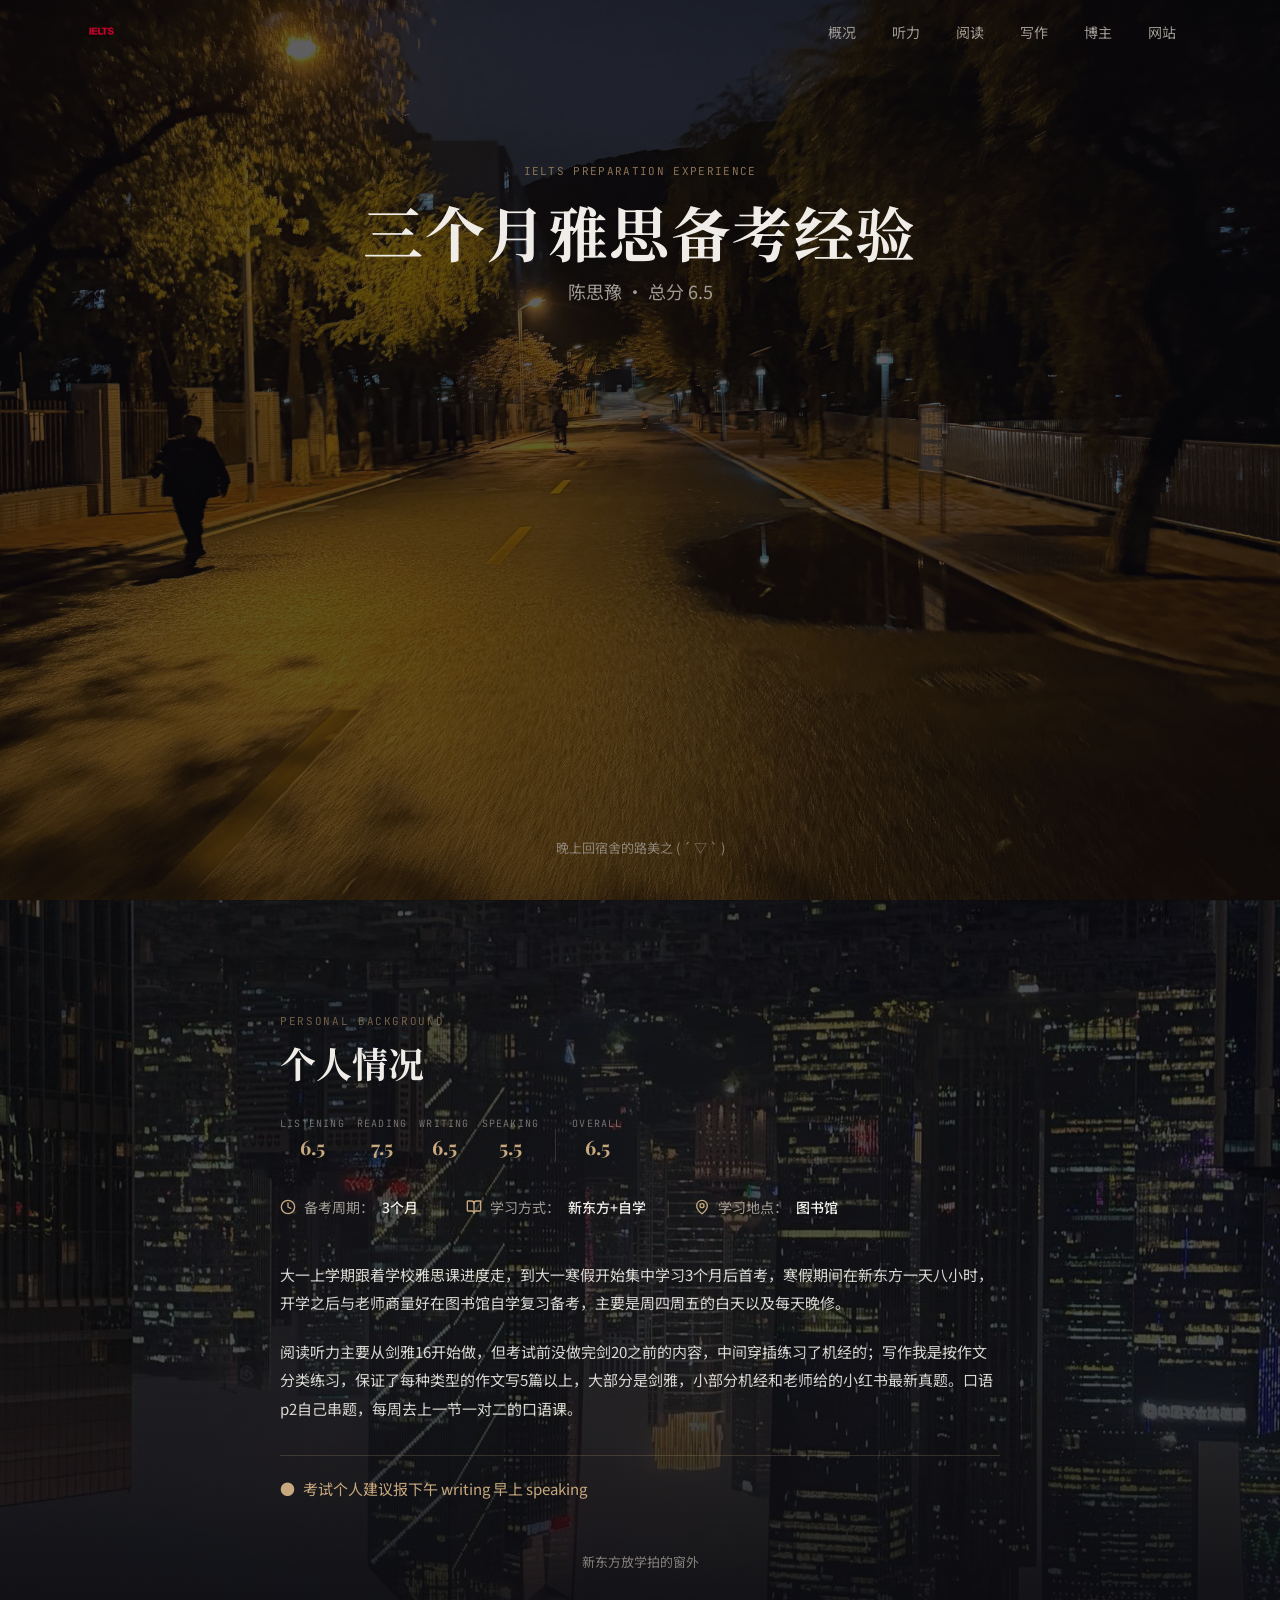
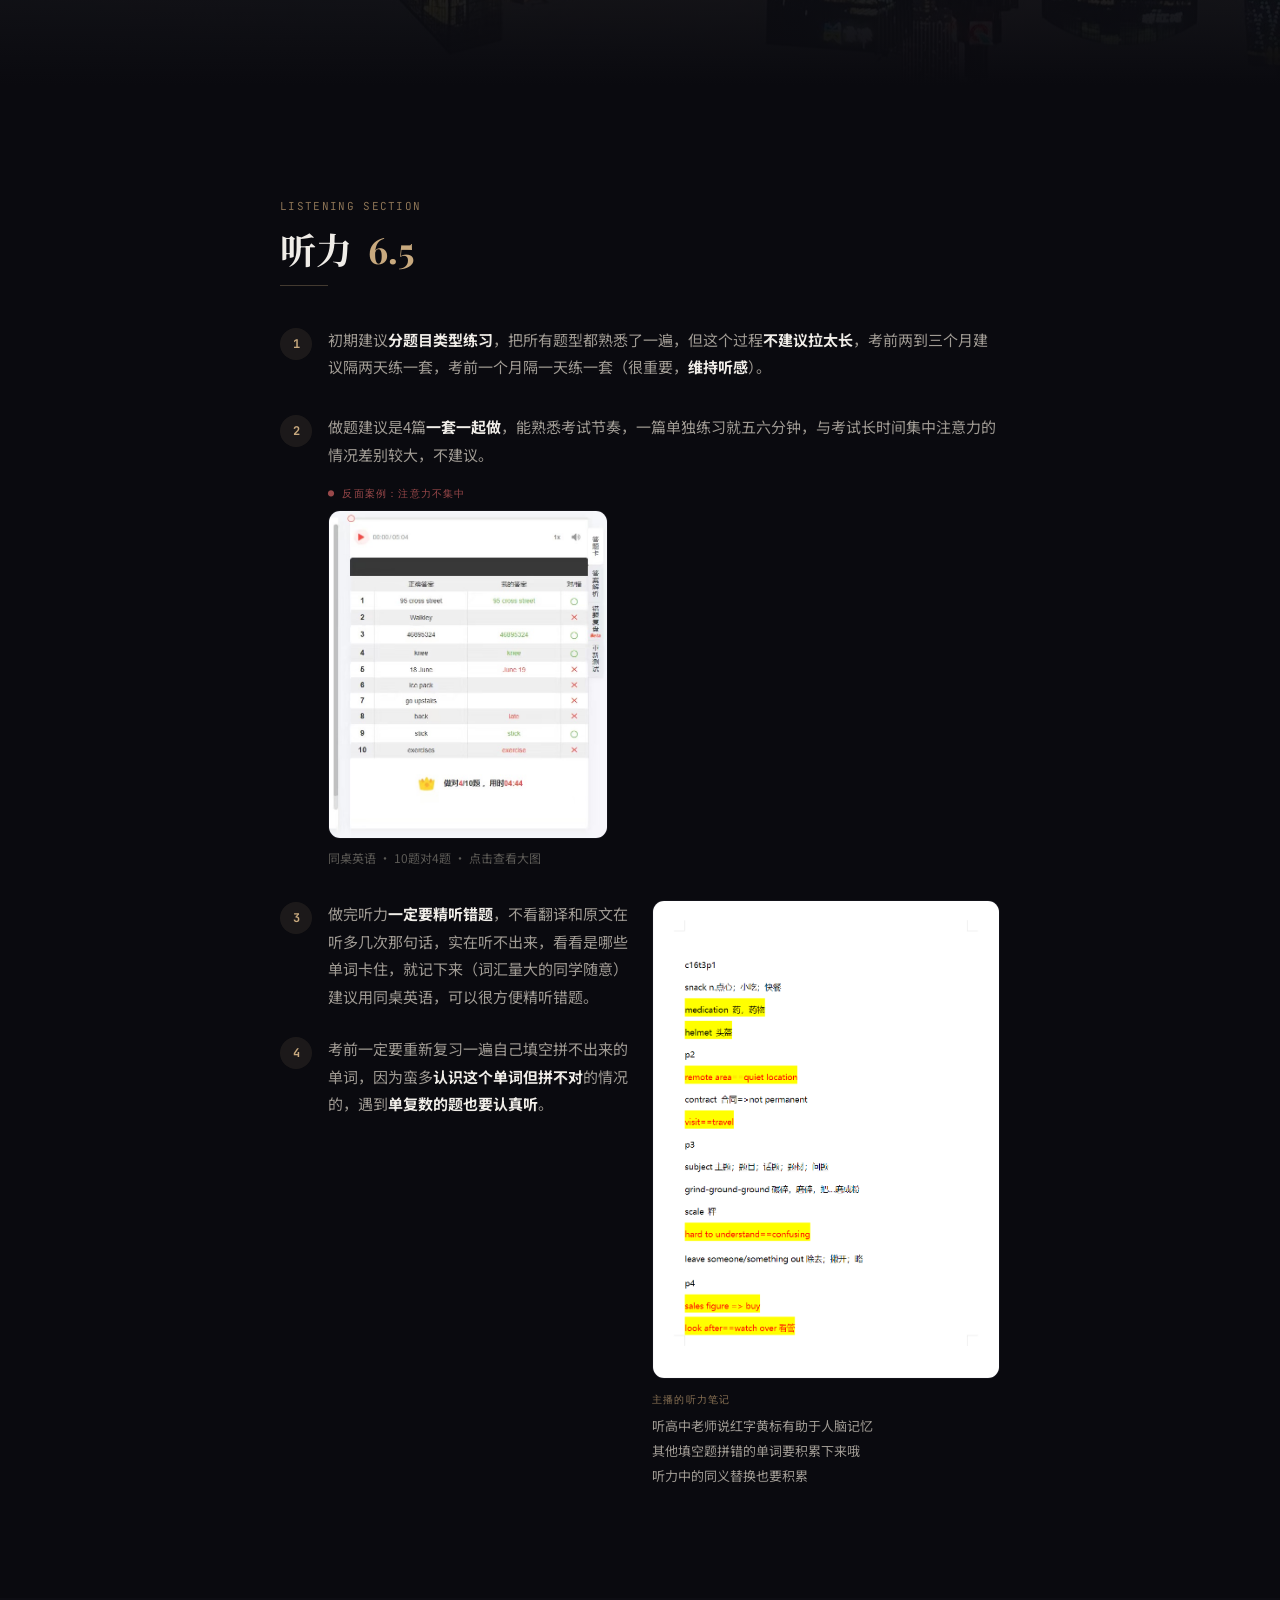
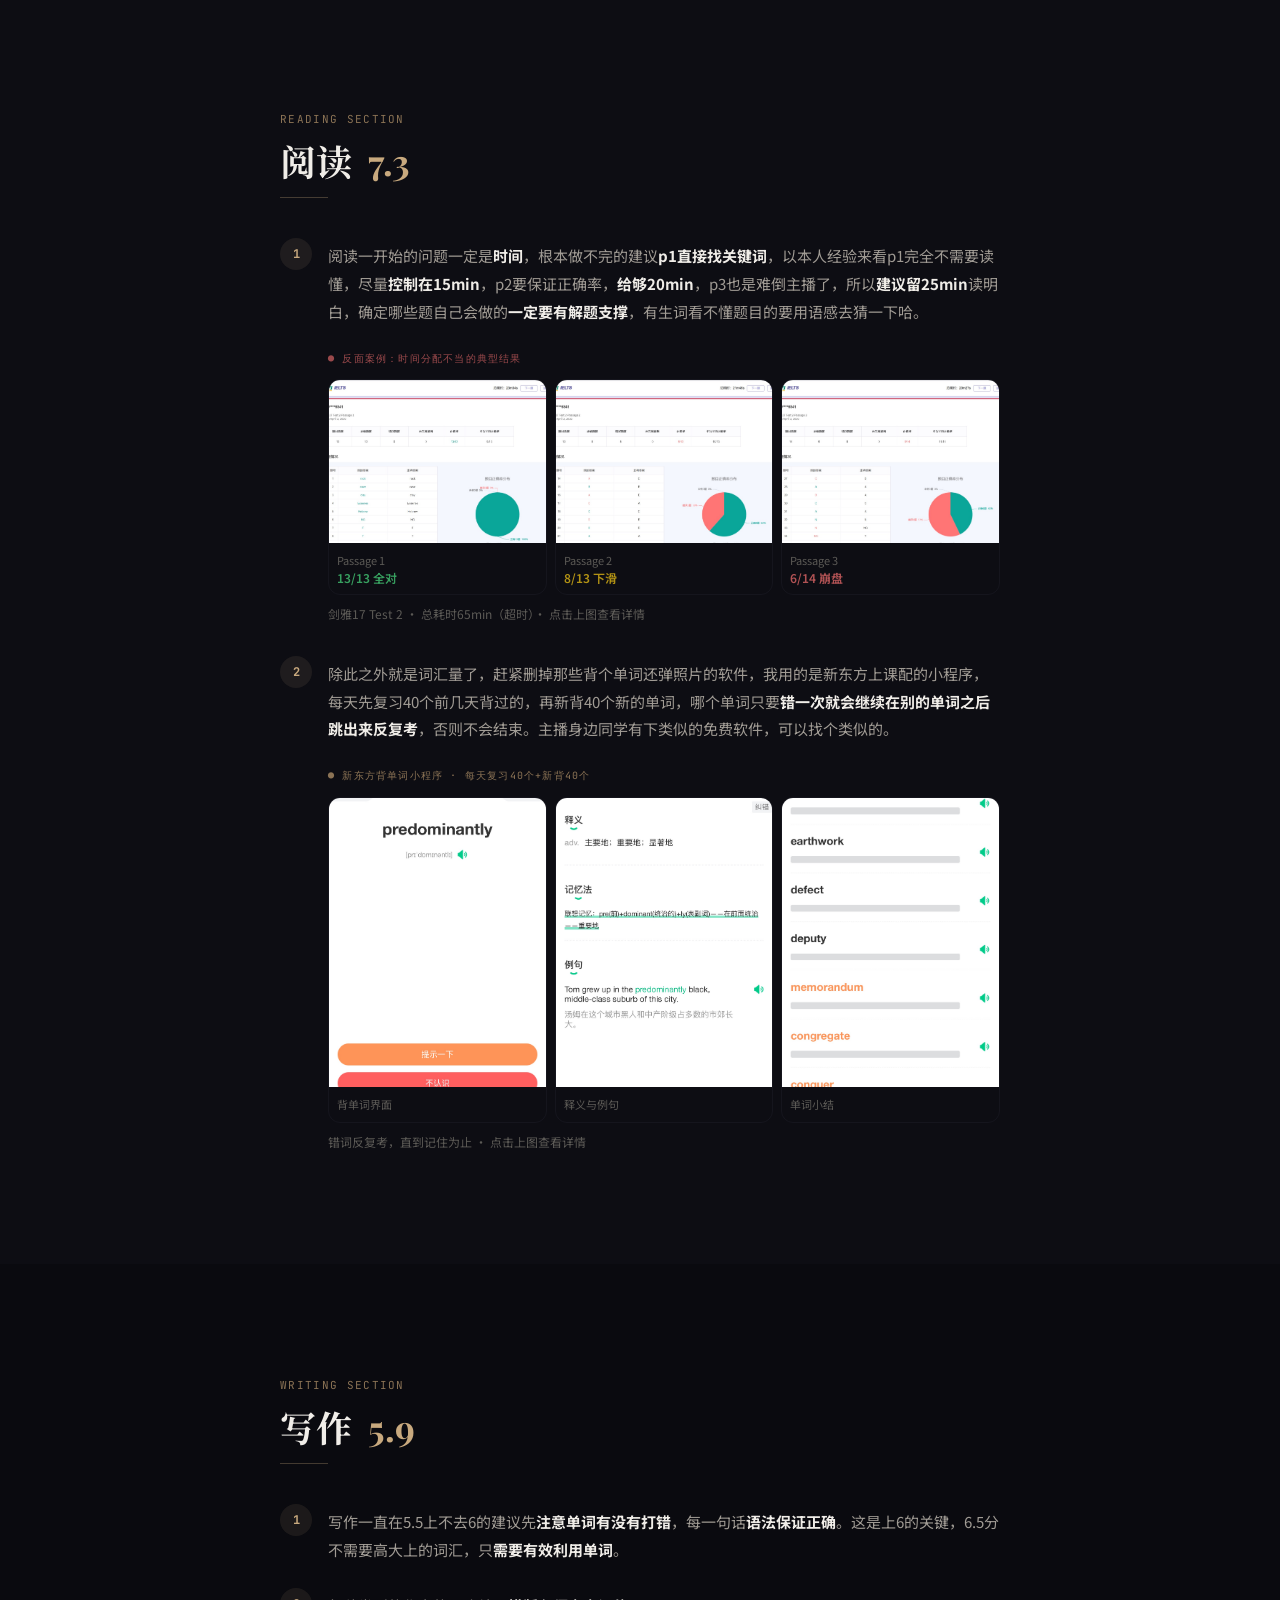
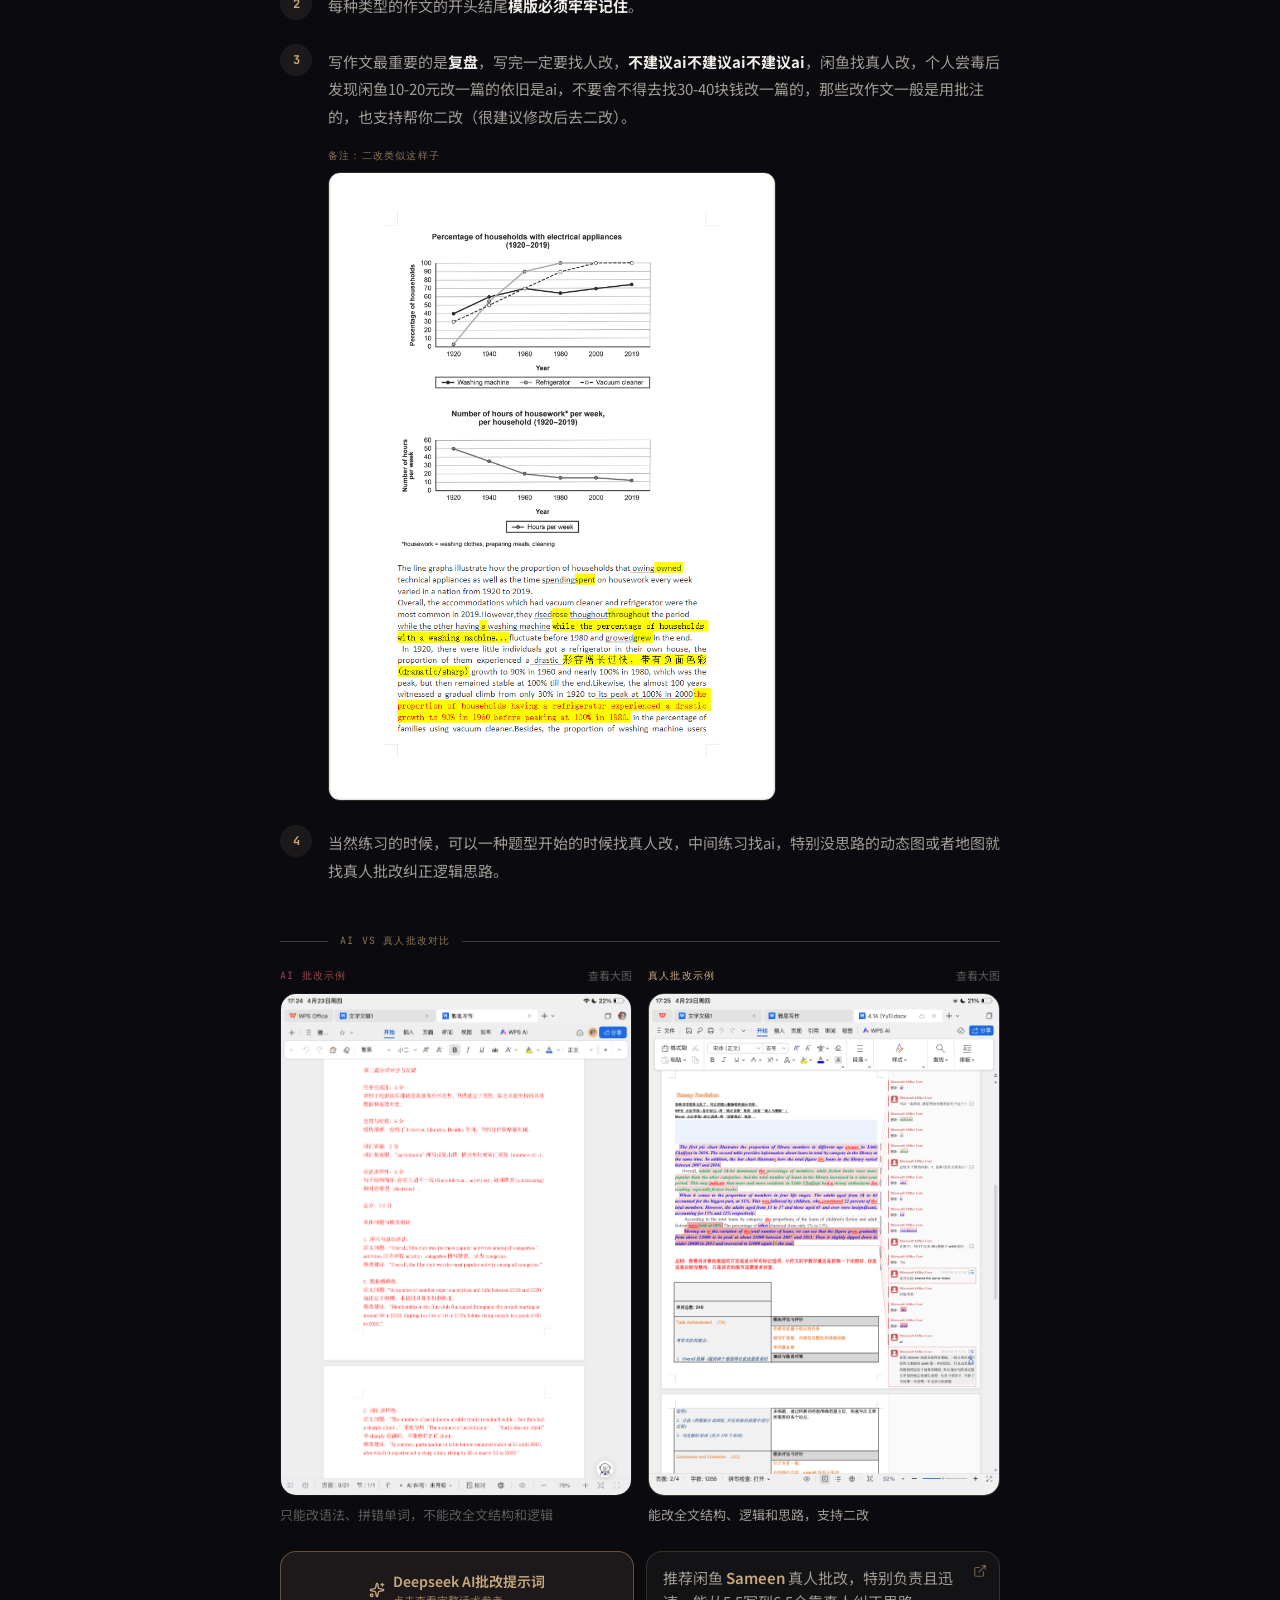
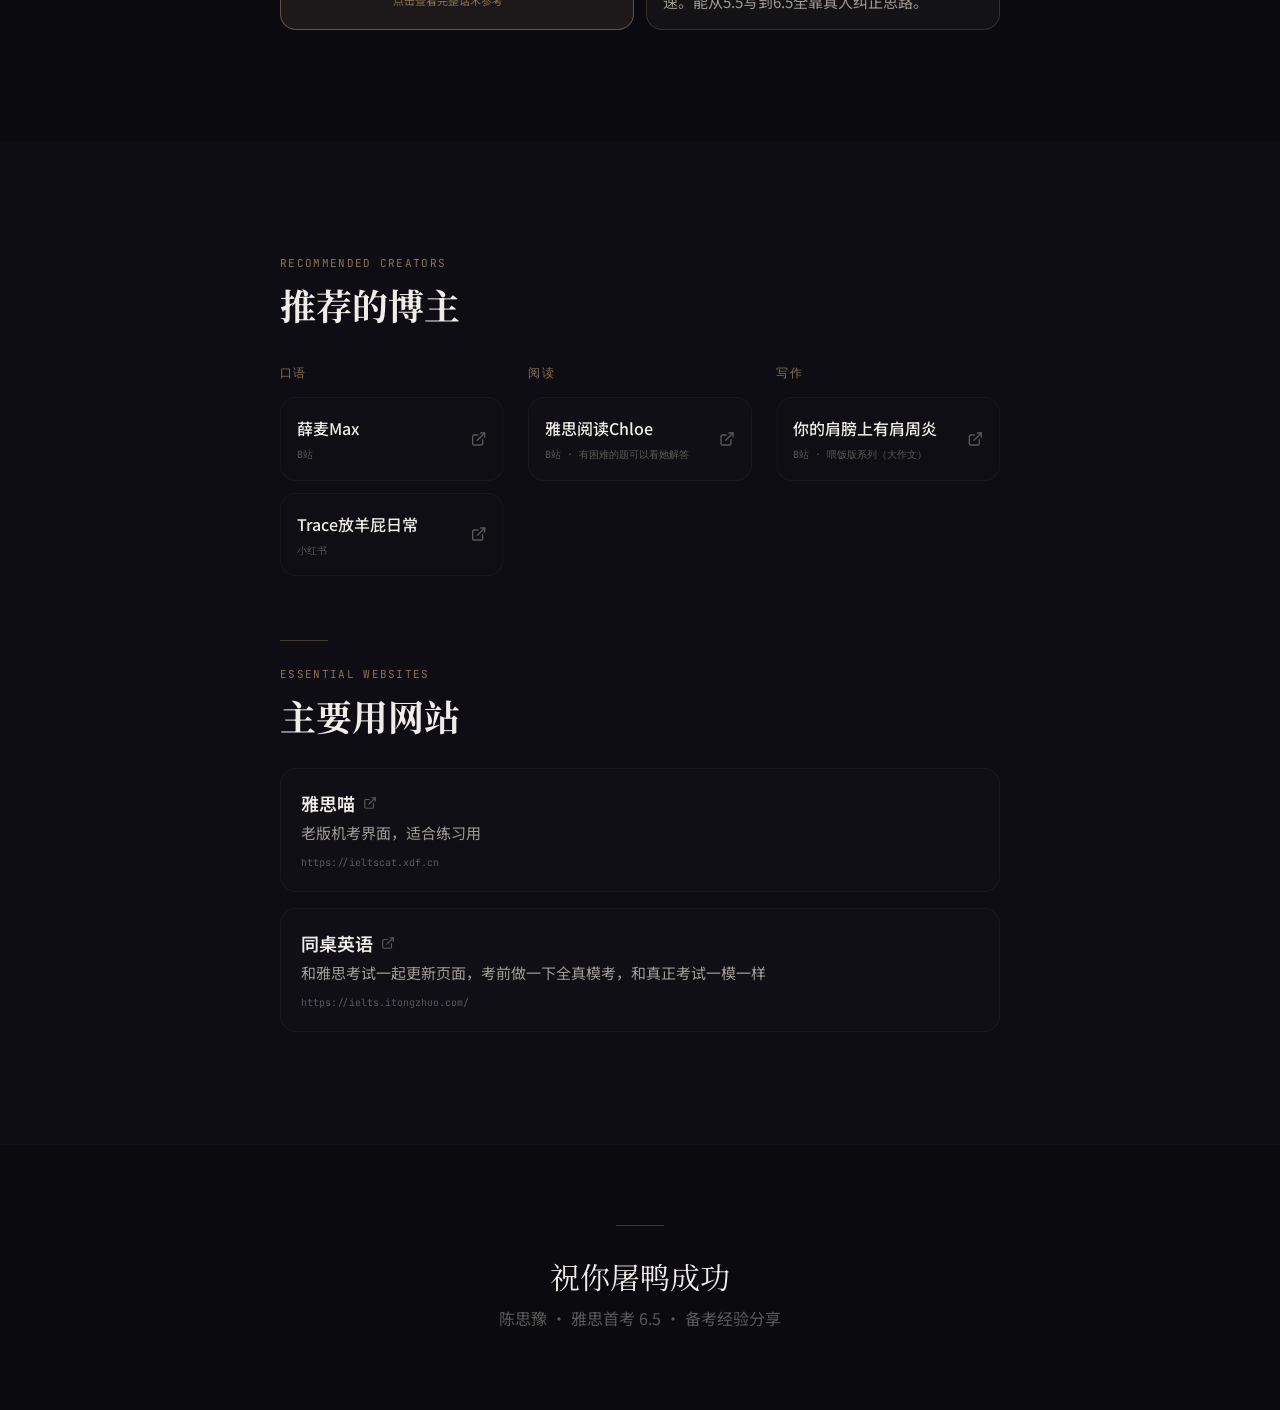
<file: ielts/index.html>
<!doctype html>
<html lang="zh-CN">
  <head>
    <meta charset="UTF-8" />
    <meta name="viewport" content="width=device-width, initial-scale=1.0" />
    <title>3个月雅思备考经验 | 陈思豫</title>
    <link rel="preconnect" href="https://fonts.googleapis.com">
    <link rel="preconnect" href="https://fonts.gstatic.com" crossorigin>
    <link href="https://fonts.googleapis.com/css2?family=Noto+Serif+SC:wght@400;700&family=Noto+Sans+SC:wght@400;500;600;700&family=Playfair+Display:wght@400;700&family=JetBrains+Mono:wght@400&display=swap" rel="stylesheet">
    <script type="module" crossorigin src="./assets/index-BTfmwm5Y.js"></script>
    <link rel="stylesheet" crossorigin href="./assets/index-BrnJi9Ux.css">
  </head>
  <body>
    <div id="root"></div>
  </body>
</html>
</file>
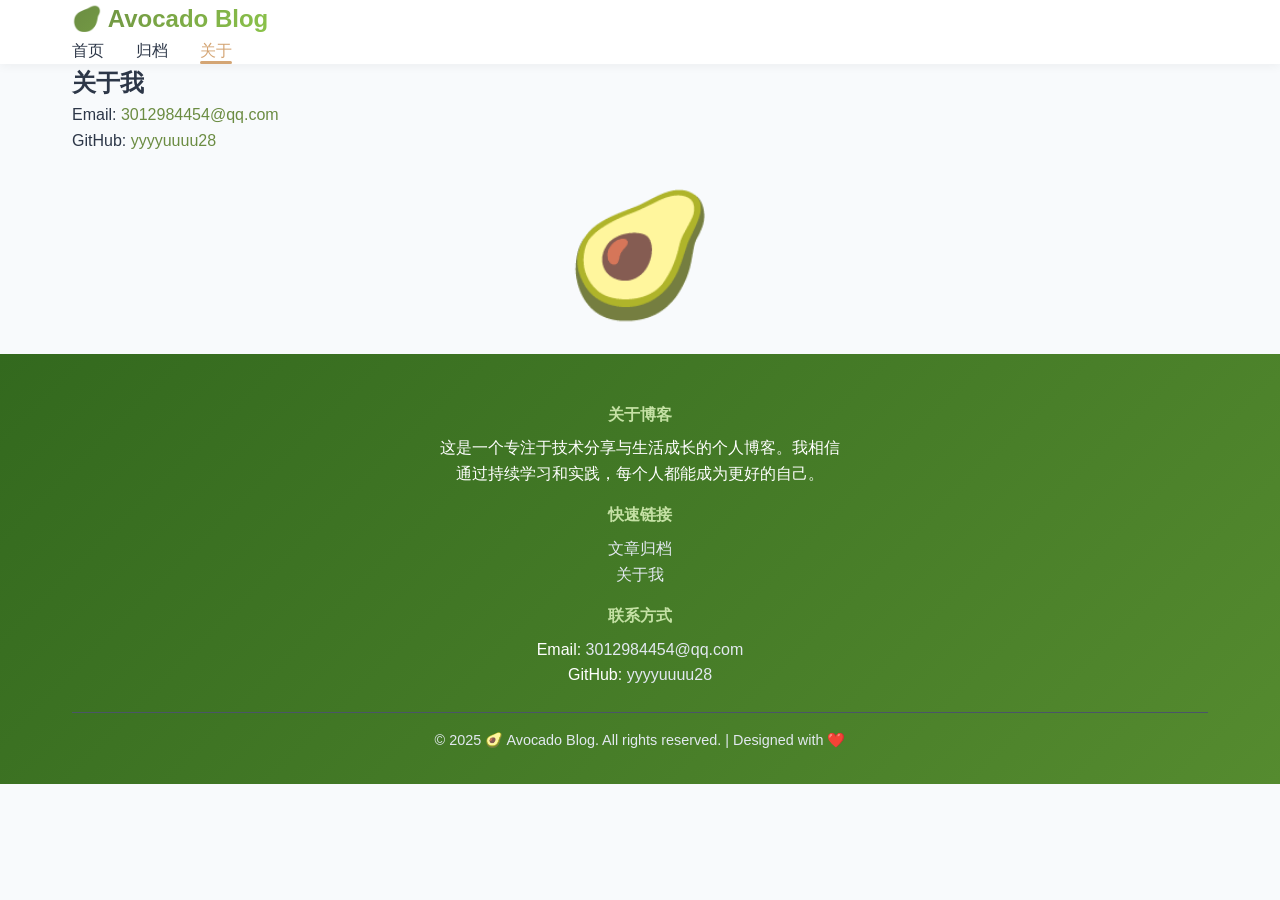
<file: about.html>
<!DOCTYPE html>
<html lang="zh-CN">
<head>
    <meta charset="UTF-8">
    <meta name="viewport" content="width=device-width, initial-scale=1.0">
    <title>关于我 | 🥑 Avocado Blog</title>
    <meta name="description" content="了解博客作者的背景、兴趣和创作动机">
    <link rel="stylesheet" href="style.css">
</head>
<body>
    <header class="header">
        <div class="container">
            <div class="logo">
                <a href="index.html">🥑  Avocado Blog</a>
            </div>
            <nav class="nav">
                <ul>
                    <li><a href="index.html">首页</a></li>
                    <li><a href="archives.html">归档</a></li>
                    <li><a href="about.html" class="active">关于</a></li>
                </ul>
            </nav>
            <button class="mobile-menu-btn" aria-label="菜单">☰</button>
        </div>
    </header>

    <main class="main">
        <div class="container">
            <section class="about">
                <h1>关于我</h1>
                <div class="about-content">
                    <div class="about-text">
                        <div class="contact-info">
                            <p>Email: <a href="mailto:3012984454@qq.com">3012984454@qq.com</a></p>
                            <p>GitHub: <a href="https://github.com/yyyyuuuu28" target="_blank">yyyyuuuu28</a></p>
                        </div>
                    </div>
                    <div class="about-image">
                        <div class="placeholder-image" style="font-size: 120px; text-align: center; line-height: 200px;">
                            🥑
                        </div>
                    </div>
                </div>
            </section>
        </div>
    </main>

    <footer class="footer">
        <div class="container">
            <div class="footer-content">
                <div class="footer-section">
                    <h4>关于博客</h4>
                    <p>这是一个专注于技术分享与生活成长的个人博客。我相信通过持续学习和实践，每个人都能成为更好的自己。</p>
                </div>
                <div class="footer-section">
                    <h4>快速链接</h4>
                    <ul>
                        <li><a href="archives.html">文章归档</a></li>
                        <li><a href="about.html">关于我</a></li>
                    </ul>
                </div>
                <div class="footer-section">
                    <h4>联系方式</h4>
                    <ul>
                        <li>Email: <a href="mailto:3012984454@qq.com">3012984454@qq.com</a></li>
                        <li>GitHub: <a href="https://github.com/yyyyuuuu28" target="_blank">yyyyuuuu28</a></li>
                    </ul>
                </div>
            </div>
            <div class="footer-bottom">
                <p>&copy; 2025 🥑  Avocado Blog. All rights reserved. | Designed with ❤️</p>
            </div>
        </div>
    </footer>

    <script src="script.js"></script>
</body>
</html>                                                                                                                                                                                                                                                                                                                                                                                                                                                                                                                                                                                                                                                                                                                                                                                                                                                                                                                                                                                                                                                                                                                                                                         
</file>
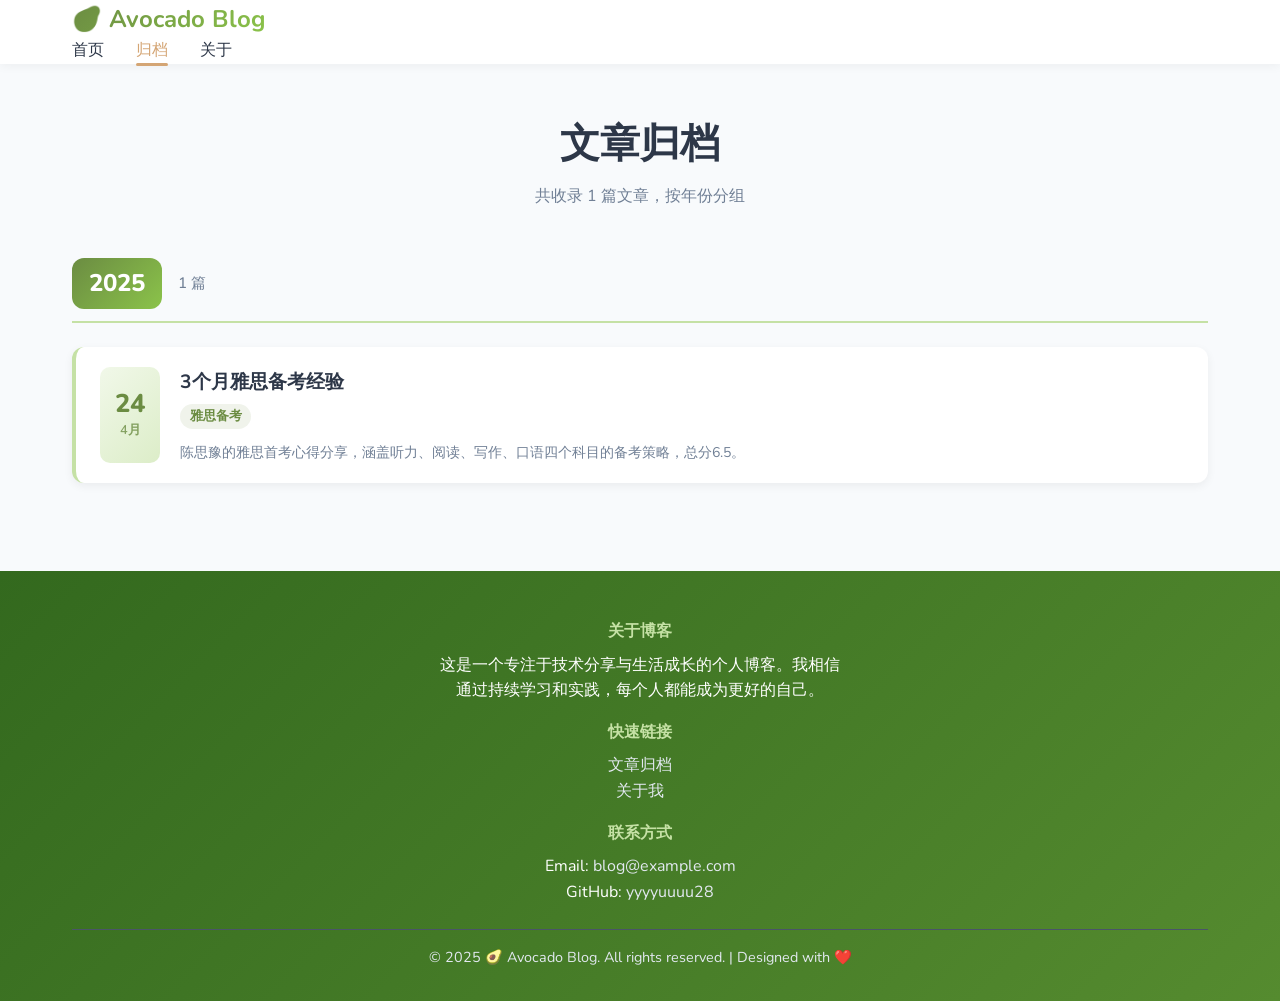
<file: archives.html>
<!DOCTYPE html>
<html lang="zh-CN">
<head>
    <meta charset="UTF-8">
    <meta name="viewport" content="width=device-width, initial-scale=1.0">
    <title>文章归档 | 🥑 Avocado Blog</title>
    <meta name="description" content="按时间顺序浏览所有博客文章">
    <link rel="stylesheet" href="style.css">
    <link href="https://fonts.googleapis.com/css2?family=Nunito:wght@400;600;700;800&display=swap" rel="stylesheet">
</head>
<body>
    <header class="header">
        <div class="container">
            <div class="logo">
                <a href="index.html">🥑  Avocado Blog</a>
            </div>
            <nav class="nav">
                <ul>
                    <li><a href="index.html">首页</a></li>
                    <li><a href="archives.html" class="active">归档</a></li>
                    <li><a href="about.html">关于</a></li>
                </ul>
            </nav>
            <button class="mobile-menu-btn" aria-label="菜单">☰</button>
        </div>
    </header>

    <main class="main">
        <div class="container">
            <section class="archives">
                <h1>文章归档</h1>
                <p class="archives-subtitle">共收录 1 篇文章，按年份分组</p>

                <!-- 2025 年文章 -->
                <div class="archive-year">
                    <h2 class="archive-year-title">
                        <span class="year-badge">2025</span>
                        <span class="year-count">1 篇</span>
                    </h2>
                    <div class="archive-list">
                        <article class="archive-item">
                            <time class="archive-date" datetime="2025-04-24">
                                <span class="date-day">24</span>
                                <span class="date-month">4月</span>
                            </time>
                            <div class="archive-info">
                                <h3><a href="ielts/">3个月雅思备考经验</a></h3>
                                <div class="archive-meta">
                                    <span class="category">雅思备考</span>
                                    <span class="archive-desc">陈思豫的雅思首考心得分享，涵盖听力、阅读、写作、口语四个科目的备考策略，总分6.5。</span>
                                </div>
                            </div>
                        </article>
                    </div>
                </div>

                <!-- 空状态提示（当没有文章时显示） -->
                <!--
                <div class="archive-empty">
                    <p>📭 暂无文章，敬请期待...</p>
                </div>
                -->
            </section>
        </div>
    </main>

    <footer class="footer">
        <div class="container">
            <div class="footer-content">
                <div class="footer-section">
                    <h4>关于博客</h4>
                    <p>这是一个专注于技术分享与生活成长的个人博客。我相信通过持续学习和实践，每个人都能成为更好的自己。</p>
                </div>
                <div class="footer-section">
                    <h4>快速链接</h4>
                    <ul>
                        <li><a href="archives.html">文章归档</a></li>
                        <li><a href="about.html">关于我</a></li>
                    </ul>
                </div>
                <div class="footer-section">
                    <h4>联系方式</h4>
                    <ul>
                        <li>Email: <a href="mailto:blog@example.com">blog@example.com</a></li>
                        <li>GitHub: <a href="https://github.com/yyyyuuuu28" target="_blank">yyyyuuuu28</a></li>
                    </ul>
                </div>
            </div>
            <div class="footer-bottom">
                <p>&copy; 2025 🥑  Avocado Blog. All rights reserved. | Designed with ❤️</p>
            </div>
        </div>
    </footer>

    <script src="script.js"></script>
</body>
</html>
</file>
<file: ielts/assets/index-BrnJi9Ux.css>
*,:before,:after{--tw-border-spacing-x: 0;--tw-border-spacing-y: 0;--tw-translate-x: 0;--tw-translate-y: 0;--tw-rotate: 0;--tw-skew-x: 0;--tw-skew-y: 0;--tw-scale-x: 1;--tw-scale-y: 1;--tw-pan-x: ;--tw-pan-y: ;--tw-pinch-zoom: ;--tw-scroll-snap-strictness: proximity;--tw-gradient-from-position: ;--tw-gradient-via-position: ;--tw-gradient-to-position: ;--tw-ordinal: ;--tw-slashed-zero: ;--tw-numeric-figure: ;--tw-numeric-spacing: ;--tw-numeric-fraction: ;--tw-ring-inset: ;--tw-ring-offset-width: 0px;--tw-ring-offset-color: #fff;--tw-ring-color: rgb(59 130 246 / .5);--tw-ring-offset-shadow: 0 0 #0000;--tw-ring-shadow: 0 0 #0000;--tw-shadow: 0 0 #0000;--tw-shadow-colored: 0 0 #0000;--tw-blur: ;--tw-brightness: ;--tw-contrast: ;--tw-grayscale: ;--tw-hue-rotate: ;--tw-invert: ;--tw-saturate: ;--tw-sepia: ;--tw-drop-shadow: ;--tw-backdrop-blur: ;--tw-backdrop-brightness: ;--tw-backdrop-contrast: ;--tw-backdrop-grayscale: ;--tw-backdrop-hue-rotate: ;--tw-backdrop-invert: ;--tw-backdrop-opacity: ;--tw-backdrop-saturate: ;--tw-backdrop-sepia: ;--tw-contain-size: ;--tw-contain-layout: ;--tw-contain-paint: ;--tw-contain-style: }::backdrop{--tw-border-spacing-x: 0;--tw-border-spacing-y: 0;--tw-translate-x: 0;--tw-translate-y: 0;--tw-rotate: 0;--tw-skew-x: 0;--tw-skew-y: 0;--tw-scale-x: 1;--tw-scale-y: 1;--tw-pan-x: ;--tw-pan-y: ;--tw-pinch-zoom: ;--tw-scroll-snap-strictness: proximity;--tw-gradient-from-position: ;--tw-gradient-via-position: ;--tw-gradient-to-position: ;--tw-ordinal: ;--tw-slashed-zero: ;--tw-numeric-figure: ;--tw-numeric-spacing: ;--tw-numeric-fraction: ;--tw-ring-inset: ;--tw-ring-offset-width: 0px;--tw-ring-offset-color: #fff;--tw-ring-color: rgb(59 130 246 / .5);--tw-ring-offset-shadow: 0 0 #0000;--tw-ring-shadow: 0 0 #0000;--tw-shadow: 0 0 #0000;--tw-shadow-colored: 0 0 #0000;--tw-blur: ;--tw-brightness: ;--tw-contrast: ;--tw-grayscale: ;--tw-hue-rotate: ;--tw-invert: ;--tw-saturate: ;--tw-sepia: ;--tw-drop-shadow: ;--tw-backdrop-blur: ;--tw-backdrop-brightness: ;--tw-backdrop-contrast: ;--tw-backdrop-grayscale: ;--tw-backdrop-hue-rotate: ;--tw-backdrop-invert: ;--tw-backdrop-opacity: ;--tw-backdrop-saturate: ;--tw-backdrop-sepia: ;--tw-contain-size: ;--tw-contain-layout: ;--tw-contain-paint: ;--tw-contain-style: }*,:before,:after{box-sizing:border-box;border-width:0;border-style:solid;border-color:#e5e7eb}:before,:after{--tw-content: ""}html,:host{line-height:1.5;-webkit-text-size-adjust:100%;-moz-tab-size:4;-o-tab-size:4;tab-size:4;font-family:Noto Sans SC,sans-serif;font-feature-settings:normal;font-variation-settings:normal;-webkit-tap-highlight-color:transparent}body{margin:0;line-height:inherit}hr{height:0;color:inherit;border-top-width:1px}abbr:where([title]){-webkit-text-decoration:underline dotted;text-decoration:underline dotted}h1,h2,h3,h4,h5,h6{font-size:inherit;font-weight:inherit}a{color:inherit;text-decoration:inherit}b,strong{font-weight:bolder}code,kbd,samp,pre{font-family:JetBrains Mono,monospace;font-feature-settings:normal;font-variation-settings:normal;font-size:1em}small{font-size:80%}sub,sup{font-size:75%;line-height:0;position:relative;vertical-align:baseline}sub{bottom:-.25em}sup{top:-.5em}table{text-indent:0;border-color:inherit;border-collapse:collapse}button,input,optgroup,select,textarea{font-family:inherit;font-feature-settings:inherit;font-variation-settings:inherit;font-size:100%;font-weight:inherit;line-height:inherit;letter-spacing:inherit;color:inherit;margin:0;padding:0}button,select{text-transform:none}button,input:where([type=button]),input:where([type=reset]),input:where([type=submit]){-webkit-appearance:button;background-color:transparent;background-image:none}:-moz-focusring{outline:auto}:-moz-ui-invalid{box-shadow:none}progress{vertical-align:baseline}::-webkit-inner-spin-button,::-webkit-outer-spin-button{height:auto}[type=search]{-webkit-appearance:textfield;outline-offset:-2px}::-webkit-search-decoration{-webkit-appearance:none}::-webkit-file-upload-button{-webkit-appearance:button;font:inherit}summary{display:list-item}blockquote,dl,dd,h1,h2,h3,h4,h5,h6,hr,figure,p,pre{margin:0}fieldset{margin:0;padding:0}legend{padding:0}ol,ul,menu{list-style:none;margin:0;padding:0}dialog{padding:0}textarea{resize:vertical}input::-moz-placeholder,textarea::-moz-placeholder{opacity:1;color:#9ca3af}input::placeholder,textarea::placeholder{opacity:1;color:#9ca3af}button,[role=button]{cursor:pointer}:disabled{cursor:default}img,svg,video,canvas,audio,iframe,embed,object{display:block;vertical-align:middle}img,video{max-width:100%;height:auto}[hidden]:where(:not([hidden=until-found])){display:none}:root{--background: 240 14% 4%;--foreground: 30 10% 93%;--card: 240 14% 6%;--card-foreground: 30 10% 93%;--popover: 240 14% 6%;--popover-foreground: 30 10% 93%;--primary: 35 30% 64%;--primary-foreground: 240 14% 4%;--secondary: 240 10% 12%;--secondary-foreground: 30 10% 93%;--muted: 240 10% 12%;--muted-foreground: 30 5% 50%;--accent: 240 10% 12%;--accent-foreground: 30 10% 93%;--destructive: 0 84.2% 60.2%;--destructive-foreground: 0 0% 98%;--border: 240 10% 17%;--input: 240 10% 17%;--ring: 35 30% 64%;--radius: .75rem}body{--tw-bg-opacity: 1;background-color:rgb(10 10 15 / var(--tw-bg-opacity, 1));--tw-text-opacity: 1;color:rgb(240 237 232 / var(--tw-text-opacity, 1));-webkit-font-smoothing:antialiased;-moz-osx-font-smoothing:grayscale;font-family:Noto Sans SC,-apple-system,BlinkMacSystemFont,sans-serif;overflow-x:hidden;font-size:16px;line-height:1.75}html{scroll-behavior:smooth}::-moz-selection{background:#c8a97e4d;color:#f0ede8}::selection{background:#c8a97e4d;color:#f0ede8}.container{width:100%}@media(min-width:640px){.container{max-width:640px}}@media(min-width:768px){.container{max-width:768px}}@media(min-width:1024px){.container{max-width:1024px}}@media(min-width:1280px){.container{max-width:1280px}}@media(min-width:1536px){.container{max-width:1536px}}.content-card{border-radius:1rem;border-width:1px;border-color:#2a2a3566;background-color:#11111899;padding:28px 20px}@media(min-width:768px){.content-card{padding:36px 32px}}.section-label{font-family:JetBrains Mono,monospace;font-size:11px;text-transform:uppercase;letter-spacing:.12em;--tw-text-opacity: 1;color:rgb(139 115 85 / var(--tw-text-opacity, 1))}.gold-divider{height:1px;width:3rem;background-color:#c8a97e4d}.sr-only{position:absolute;width:1px;height:1px;padding:0;margin:-1px;overflow:hidden;clip:rect(0,0,0,0);white-space:nowrap;border-width:0}.pointer-events-none{pointer-events:none}.visible{visibility:visible}.invisible{visibility:hidden}.fixed{position:fixed}.absolute{position:absolute}.relative{position:relative}.sticky{position:sticky}.inset-0{inset:0}.inset-x-0{left:0;right:0}.inset-y-0{top:0;bottom:0}.-bottom-12{bottom:-3rem}.-left-12{left:-3rem}.-right-12{right:-3rem}.-top-12{top:-3rem}.bottom-0{bottom:0}.bottom-10{bottom:2.5rem}.left-0{left:0}.left-1\/2{left:50%}.left-2{left:.5rem}.left-\[50\%\]{left:50%}.right-0{right:0}.right-1{right:.25rem}.right-2{right:.5rem}.right-3{right:.75rem}.right-4{right:1rem}.top-0{top:0}.top-1\.5{top:.375rem}.top-1\/2{top:50%}.top-3{top:.75rem}.top-3\.5{top:.875rem}.top-4{top:1rem}.top-\[1px\]{top:1px}.top-\[50\%\]{top:50%}.top-\[60\%\]{top:60%}.top-full{top:100%}.isolate{isolation:isolate}.z-10{z-index:10}.z-20{z-index:20}.z-50{z-index:50}.z-\[1\]{z-index:1}.z-\[200\]{z-index:200}.order-first{order:-9999}.order-last{order:9999}.col-start-2{grid-column-start:2}.row-span-2{grid-row:span 2 / span 2}.row-start-1{grid-row-start:1}.\!m-0{margin:0!important}.-mx-1{margin-left:-.25rem;margin-right:-.25rem}.-my-2{margin-top:-.5rem;margin-bottom:-.5rem}.mx-1{margin-left:.25rem;margin-right:.25rem}.mx-2{margin-left:.5rem;margin-right:.5rem}.mx-3\.5{margin-left:.875rem;margin-right:.875rem}.mx-auto{margin-left:auto;margin-right:auto}.my-0{margin-top:0;margin-bottom:0}.my-0\.5{margin-top:.125rem;margin-bottom:.125rem}.my-1{margin-top:.25rem;margin-bottom:.25rem}.-ml-4{margin-left:-1rem}.-mt-4{margin-top:-1rem}.mb-1{margin-bottom:.25rem}.mb-1\.5{margin-bottom:.375rem}.mb-10{margin-bottom:2.5rem}.mb-12{margin-bottom:3rem}.mb-16{margin-bottom:4rem}.mb-2{margin-bottom:.5rem}.mb-3{margin-bottom:.75rem}.mb-4{margin-bottom:1rem}.mb-5{margin-bottom:1.25rem}.mb-6{margin-bottom:1.5rem}.mb-8{margin-bottom:2rem}.ml-1{margin-left:.25rem}.ml-12{margin-left:3rem}.ml-3{margin-left:.75rem}.ml-4{margin-left:1rem}.ml-auto{margin-left:auto}.mr-2{margin-right:.5rem}.mt-0\.5{margin-top:.125rem}.mt-1{margin-top:.25rem}.mt-1\.5{margin-top:.375rem}.mt-12{margin-top:3rem}.mt-2{margin-top:.5rem}.mt-3{margin-top:.75rem}.mt-4{margin-top:1rem}.mt-5{margin-top:1.25rem}.mt-6{margin-top:1.5rem}.mt-8{margin-top:2rem}.mt-auto{margin-top:auto}.line-clamp-1{overflow:hidden;display:-webkit-box;-webkit-box-orient:vertical;-webkit-line-clamp:1}.line-clamp-2{overflow:hidden;display:-webkit-box;-webkit-box-orient:vertical;-webkit-line-clamp:2}.block{display:block}.flex{display:flex}.inline-flex{display:inline-flex}.table{display:table}.table-caption{display:table-caption}.table-cell{display:table-cell}.table-row{display:table-row}.grid{display:grid}.hidden{display:none}.aspect-\[3\/4\]{aspect-ratio:3/4}.aspect-\[4\/3\]{aspect-ratio:4/3}.aspect-square{aspect-ratio:1 / 1}.aspect-video{aspect-ratio:16 / 9}.size-10{width:2.5rem;height:2.5rem}.size-2{width:.5rem;height:.5rem}.size-2\.5{width:.625rem;height:.625rem}.size-3{width:.75rem;height:.75rem}.size-3\.5{width:.875rem;height:.875rem}.size-4{width:1rem;height:1rem}.size-6{width:1.5rem;height:1.5rem}.size-7{width:1.75rem;height:1.75rem}.size-8{width:2rem;height:2rem}.size-9{width:2.25rem;height:2.25rem}.size-auto{width:auto;height:auto}.size-full{width:100%;height:100%}.h-1\.5{height:.375rem}.h-10{height:2.5rem}.h-12{height:3rem}.h-16{height:4rem}.h-2{height:.5rem}.h-2\.5{height:.625rem}.h-3\.5{height:.875rem}.h-4{height:1rem}.h-5{height:1.25rem}.h-6{height:1.5rem}.h-7{height:1.75rem}.h-8{height:2rem}.h-9{height:2.25rem}.h-\[1\.15rem\]{height:1.15rem}.h-\[calc\(100\%-1px\)\]{height:calc(100% - 1px)}.h-\[var\(--radix-navigation-menu-viewport-height\)\]{height:var(--radix-navigation-menu-viewport-height)}.h-\[var\(--radix-select-trigger-height\)\]{height:var(--radix-select-trigger-height)}.h-auto{height:auto}.h-full{height:100%}.h-px{height:1px}.h-svh{height:100svh}.max-h-\[300px\]{max-height:300px}.max-h-\[85vh\]{max-height:85vh}.max-h-\[90vh\]{max-height:90vh}.min-h-0{min-height:0px}.min-h-16{min-height:4rem}.min-h-4{min-height:1rem}.min-h-screen{min-height:100vh}.min-h-svh{min-height:100svh}.w-0{width:0px}.w-1{width:.25rem}.w-2{width:.5rem}.w-2\.5{width:.625rem}.w-3{width:.75rem}.w-3\.5{width:.875rem}.w-3\/4{width:75%}.w-4{width:1rem}.w-5{width:1.25rem}.w-64{width:16rem}.w-72{width:18rem}.w-8{width:2rem}.w-9{width:2.25rem}.w-\[100px\]{width:100px}.w-auto{width:auto}.w-fit{width:-moz-fit-content;width:fit-content}.w-full{width:100%}.w-max{width:-moz-max-content;width:max-content}.w-px{width:1px}.min-w-0{min-width:0px}.min-w-10{min-width:2.5rem}.min-w-5{min-width:1.25rem}.min-w-8{min-width:2rem}.min-w-9{min-width:2.25rem}.min-w-\[12rem\]{min-width:12rem}.min-w-\[8rem\]{min-width:8rem}.min-w-\[var\(--radix-select-trigger-width\)\]{min-width:var(--radix-select-trigger-width)}.max-w-2xl{max-width:42rem}.max-w-3xl{max-width:48rem}.max-w-4xl{max-width:56rem}.max-w-6xl{max-width:72rem}.max-w-\[280px\]{max-width:280px}.max-w-\[calc\(100\%-2rem\)\]{max-width:calc(100% - 2rem)}.max-w-max{max-width:-moz-max-content;max-width:max-content}.max-w-md{max-width:28rem}.max-w-sm{max-width:24rem}.flex-1{flex:1 1 0%}.flex-shrink-0,.shrink-0{flex-shrink:0}.grow{flex-grow:1}.grow-0{flex-grow:0}.basis-full{flex-basis:100%}.caption-bottom{caption-side:bottom}.border-collapse{border-collapse:collapse}.-translate-x-1\/2{--tw-translate-x: -50%;transform:translate(var(--tw-translate-x),var(--tw-translate-y)) rotate(var(--tw-rotate)) skew(var(--tw-skew-x)) skewY(var(--tw-skew-y)) scaleX(var(--tw-scale-x)) scaleY(var(--tw-scale-y))}.-translate-x-px{--tw-translate-x: -1px;transform:translate(var(--tw-translate-x),var(--tw-translate-y)) rotate(var(--tw-rotate)) skew(var(--tw-skew-x)) skewY(var(--tw-skew-y)) scaleX(var(--tw-scale-x)) scaleY(var(--tw-scale-y))}.-translate-y-1\/2{--tw-translate-y: -50%;transform:translate(var(--tw-translate-x),var(--tw-translate-y)) rotate(var(--tw-rotate)) skew(var(--tw-skew-x)) skewY(var(--tw-skew-y)) scaleX(var(--tw-scale-x)) scaleY(var(--tw-scale-y))}.translate-x-\[-50\%\]{--tw-translate-x: -50%;transform:translate(var(--tw-translate-x),var(--tw-translate-y)) rotate(var(--tw-rotate)) skew(var(--tw-skew-x)) skewY(var(--tw-skew-y)) scaleX(var(--tw-scale-x)) scaleY(var(--tw-scale-y))}.translate-x-px{--tw-translate-x: 1px;transform:translate(var(--tw-translate-x),var(--tw-translate-y)) rotate(var(--tw-rotate)) skew(var(--tw-skew-x)) skewY(var(--tw-skew-y)) scaleX(var(--tw-scale-x)) scaleY(var(--tw-scale-y))}.translate-y-0\.5{--tw-translate-y: .125rem;transform:translate(var(--tw-translate-x),var(--tw-translate-y)) rotate(var(--tw-rotate)) skew(var(--tw-skew-x)) skewY(var(--tw-skew-y)) scaleX(var(--tw-scale-x)) scaleY(var(--tw-scale-y))}.translate-y-\[-50\%\]{--tw-translate-y: -50%;transform:translate(var(--tw-translate-x),var(--tw-translate-y)) rotate(var(--tw-rotate)) skew(var(--tw-skew-x)) skewY(var(--tw-skew-y)) scaleX(var(--tw-scale-x)) scaleY(var(--tw-scale-y))}.translate-y-\[calc\(-50\%_-_2px\)\]{--tw-translate-y: calc(-50% - 2px) ;transform:translate(var(--tw-translate-x),var(--tw-translate-y)) rotate(var(--tw-rotate)) skew(var(--tw-skew-x)) skewY(var(--tw-skew-y)) scaleX(var(--tw-scale-x)) scaleY(var(--tw-scale-y))}.rotate-45{--tw-rotate: 45deg;transform:translate(var(--tw-translate-x),var(--tw-translate-y)) rotate(var(--tw-rotate)) skew(var(--tw-skew-x)) skewY(var(--tw-skew-y)) scaleX(var(--tw-scale-x)) scaleY(var(--tw-scale-y))}.rotate-90{--tw-rotate: 90deg;transform:translate(var(--tw-translate-x),var(--tw-translate-y)) rotate(var(--tw-rotate)) skew(var(--tw-skew-x)) skewY(var(--tw-skew-y)) scaleX(var(--tw-scale-x)) scaleY(var(--tw-scale-y))}.transform{transform:translate(var(--tw-translate-x),var(--tw-translate-y)) rotate(var(--tw-rotate)) skew(var(--tw-skew-x)) skewY(var(--tw-skew-y)) scaleX(var(--tw-scale-x)) scaleY(var(--tw-scale-y))}@keyframes caret-blink{0%,70%,to{opacity:1}20%,50%{opacity:0}}.animate-caret-blink{animation:caret-blink 1.25s ease-out infinite}@keyframes pulse{50%{opacity:.5}}.animate-pulse{animation:pulse 2s cubic-bezier(.4,0,.6,1) infinite}@keyframes spin{to{transform:rotate(360deg)}}.animate-spin{animation:spin 1s linear infinite}.cursor-default{cursor:default}.cursor-pointer{cursor:pointer}.cursor-text{cursor:text}.touch-none{touch-action:none}.select-none{-webkit-user-select:none;-moz-user-select:none;user-select:none}.resize-none{resize:none}.scroll-my-1{scroll-margin-top:.25rem;scroll-margin-bottom:.25rem}.scroll-py-1{scroll-padding-top:.25rem;scroll-padding-bottom:.25rem}.list-disc{list-style-type:disc}.list-none{list-style-type:none}.auto-rows-min{grid-auto-rows:min-content}.grid-cols-3{grid-template-columns:repeat(3,minmax(0,1fr))}.grid-cols-\[0_1fr\]{grid-template-columns:0 1fr}.grid-rows-\[auto_auto\]{grid-template-rows:auto auto}.flex-row{flex-direction:row}.flex-col{flex-direction:column}.flex-col-reverse{flex-direction:column-reverse}.flex-wrap{flex-wrap:wrap}.place-content-center{place-content:center}.items-start{align-items:flex-start}.items-end{align-items:flex-end}.items-center{align-items:center}.items-baseline{align-items:baseline}.items-stretch{align-items:stretch}.justify-start{justify-content:flex-start}.justify-center{justify-content:center}.justify-between{justify-content:space-between}.justify-items-start{justify-items:start}.gap-0\.5{gap:.125rem}.gap-1{gap:.25rem}.gap-1\.5{gap:.375rem}.gap-2{gap:.5rem}.gap-2\.5{gap:.625rem}.gap-3{gap:.75rem}.gap-4{gap:1rem}.gap-6{gap:1.5rem}.gap-7{gap:1.75rem}.gap-\[--spacing\(var\(--gap\)\)\]{gap:var(--spacing(var(--gap)))}.gap-x-6{-moz-column-gap:1.5rem;column-gap:1.5rem}.gap-y-0\.5{row-gap:.125rem}.gap-y-2{row-gap:.5rem}.space-y-1>:not([hidden])~:not([hidden]){--tw-space-y-reverse: 0;margin-top:calc(.25rem * calc(1 - var(--tw-space-y-reverse)));margin-bottom:calc(.25rem * var(--tw-space-y-reverse))}.space-y-2>:not([hidden])~:not([hidden]){--tw-space-y-reverse: 0;margin-top:calc(.5rem * calc(1 - var(--tw-space-y-reverse)));margin-bottom:calc(.5rem * var(--tw-space-y-reverse))}.space-y-3>:not([hidden])~:not([hidden]){--tw-space-y-reverse: 0;margin-top:calc(.75rem * calc(1 - var(--tw-space-y-reverse)));margin-bottom:calc(.75rem * var(--tw-space-y-reverse))}.space-y-4>:not([hidden])~:not([hidden]){--tw-space-y-reverse: 0;margin-top:calc(1rem * calc(1 - var(--tw-space-y-reverse)));margin-bottom:calc(1rem * var(--tw-space-y-reverse))}.space-y-6>:not([hidden])~:not([hidden]){--tw-space-y-reverse: 0;margin-top:calc(1.5rem * calc(1 - var(--tw-space-y-reverse)));margin-bottom:calc(1.5rem * var(--tw-space-y-reverse))}.space-y-8>:not([hidden])~:not([hidden]){--tw-space-y-reverse: 0;margin-top:calc(2rem * calc(1 - var(--tw-space-y-reverse)));margin-bottom:calc(2rem * var(--tw-space-y-reverse))}.self-start{align-self:flex-start}.self-stretch{align-self:stretch}.justify-self-end{justify-self:end}.overflow-auto{overflow:auto}.overflow-hidden{overflow:hidden}.overflow-x-auto{overflow-x:auto}.overflow-y-auto{overflow-y:auto}.overflow-x-hidden{overflow-x:hidden}.truncate{overflow:hidden;text-overflow:ellipsis;white-space:nowrap}.whitespace-nowrap{white-space:nowrap}.text-balance{text-wrap:balance}.break-words{overflow-wrap:break-word}.break-all{word-break:break-all}.rounded-2xl{border-radius:1rem}.rounded-\[2px\]{border-radius:2px}.rounded-\[4px\]{border-radius:4px}.rounded-\[calc\(var\(--radius\)-5px\)\]{border-radius:calc(var(--radius) - 5px)}.rounded-\[inherit\]{border-radius:inherit}.rounded-full{border-radius:9999px}.rounded-lg{border-radius:var(--radius)}.rounded-md{border-radius:calc(var(--radius) - 2px)}.rounded-none{border-radius:0}.rounded-sm{border-radius:calc(var(--radius) - 4px)}.rounded-xl{border-radius:calc(var(--radius) + 4px)}.rounded-xs{border-radius:calc(var(--radius) - 6px)}.rounded-l-md{border-top-left-radius:calc(var(--radius) - 2px);border-bottom-left-radius:calc(var(--radius) - 2px)}.rounded-r-md{border-top-right-radius:calc(var(--radius) - 2px);border-bottom-right-radius:calc(var(--radius) - 2px)}.rounded-tl-sm{border-top-left-radius:calc(var(--radius) - 4px)}.border{border-width:1px}.border-0{border-width:0px}.border-\[1\.5px\]{border-width:1.5px}.border-y{border-top-width:1px;border-bottom-width:1px}.border-b{border-bottom-width:1px}.border-l{border-left-width:1px}.border-l-2{border-left-width:2px}.border-r{border-right-width:1px}.border-t{border-top-width:1px}.border-dashed{border-style:dashed}.\!border-cinema-border\/40{border-color:#2a2a3566!important}.\!border-red-500\/20{border-color:#ef444433!important}.border-border{border-color:hsl(var(--border))}.border-border\/50{border-color:hsl(var(--border) / .5)}.border-cinema-border{--tw-border-opacity: 1;border-color:rgb(42 42 53 / var(--tw-border-opacity, 1))}.border-cinema-border\/20{border-color:#2a2a3533}.border-cinema-border\/30{border-color:#2a2a354d}.border-cinema-border\/40{border-color:#2a2a3566}.border-cinema-border\/50{border-color:#2a2a3580}.border-cinema-gold\/20{border-color:#c8a97e33}.border-cinema-gold\/30{border-color:#c8a97e4d}.border-cinema-gold\/40{border-color:#c8a97e66}.border-input{border-color:hsl(var(--input))}.border-primary{border-color:hsl(var(--primary))}.border-transparent{border-color:transparent}.border-l-transparent{border-left-color:transparent}.border-t-transparent{border-top-color:transparent}.\!bg-cinema-elevated\/30{background-color:#1a1a244d!important}.\!bg-red-500\/5{background-color:#ef44440d!important}.bg-accent{background-color:hsl(var(--accent))}.bg-background{background-color:hsl(var(--background))}.bg-black\/50{background-color:#00000080}.bg-black\/80{background-color:#000c}.bg-black\/85{background-color:#000000d9}.bg-border{background-color:hsl(var(--border))}.bg-card{background-color:hsl(var(--card))}.bg-cinema-bg{--tw-bg-opacity: 1;background-color:rgb(10 10 15 / var(--tw-bg-opacity, 1))}.bg-cinema-bg\/65{background-color:#0a0a0fa6}.bg-cinema-bg\/70{background-color:#0a0a0fb3}.bg-cinema-bg\/80{background-color:#0a0a0fcc}.bg-cinema-bg\/95{background-color:#0a0a0ff2}.bg-cinema-card{--tw-bg-opacity: 1;background-color:rgb(17 17 24 / var(--tw-bg-opacity, 1))}.bg-cinema-elevated{--tw-bg-opacity: 1;background-color:rgb(26 26 36 / var(--tw-bg-opacity, 1))}.bg-cinema-elevated\/20{background-color:#1a1a2433}.bg-cinema-gold{--tw-bg-opacity: 1;background-color:rgb(200 169 126 / var(--tw-bg-opacity, 1))}.bg-cinema-gold\/10{background-color:#c8a97e1a}.bg-cinema-gold\/20{background-color:#c8a97e33}.bg-cinema-gold\/5{background-color:#c8a97e0d}.bg-destructive{--tw-bg-opacity: 1;background-color:hsl(var(--destructive) / var(--tw-bg-opacity, 1))}.bg-foreground{background-color:hsl(var(--foreground))}.bg-input{background-color:hsl(var(--input))}.bg-muted{background-color:hsl(var(--muted))}.bg-muted\/50{background-color:hsl(var(--muted) / .5)}.bg-popover{background-color:hsl(var(--popover))}.bg-primary{background-color:hsl(var(--primary))}.bg-primary\/20{background-color:hsl(var(--primary) / .2)}.bg-secondary{background-color:hsl(var(--secondary))}.bg-transparent{background-color:transparent}.bg-white{--tw-bg-opacity: 1;background-color:rgb(255 255 255 / var(--tw-bg-opacity, 1))}.fill-current{fill:currentColor}.fill-foreground{fill:hsl(var(--foreground))}.fill-primary{fill:hsl(var(--primary))}.object-contain{-o-object-fit:contain;object-fit:contain}.object-cover{-o-object-fit:cover;object-fit:cover}.object-\[50\%_70\%\]{-o-object-position:50% 70%;object-position:50% 70%}.object-top{-o-object-position:top;object-position:top}.\!p-3\.5{padding:.875rem!important}.\!p-4{padding:1rem!important}.\!p-5{padding:1.25rem!important}.p-0{padding:0}.p-1{padding:.25rem}.p-2{padding:.5rem}.p-3{padding:.75rem}.p-4{padding:1rem}.p-5{padding:1.25rem}.p-6{padding:1.5rem}.p-\[3px\]{padding:3px}.p-px{padding:1px}.\!px-4{padding-left:1rem!important;padding-right:1rem!important}.\!py-3\.5{padding-top:.875rem!important;padding-bottom:.875rem!important}.px-1{padding-left:.25rem;padding-right:.25rem}.px-1\.5{padding-left:.375rem;padding-right:.375rem}.px-2{padding-left:.5rem;padding-right:.5rem}.px-2\.5{padding-left:.625rem;padding-right:.625rem}.px-3{padding-left:.75rem;padding-right:.75rem}.px-4{padding-left:1rem;padding-right:1rem}.px-6{padding-left:1.5rem;padding-right:1.5rem}.py-0\.5{padding-top:.125rem;padding-bottom:.125rem}.py-1{padding-top:.25rem;padding-bottom:.25rem}.py-1\.5{padding-top:.375rem;padding-bottom:.375rem}.py-2{padding-top:.5rem;padding-bottom:.5rem}.py-2\.5{padding-top:.625rem;padding-bottom:.625rem}.py-20{padding-top:5rem;padding-bottom:5rem}.py-3{padding-top:.75rem;padding-bottom:.75rem}.py-3\.5{padding-top:.875rem;padding-bottom:.875rem}.py-4{padding-top:1rem;padding-bottom:1rem}.py-6{padding-top:1.5rem;padding-bottom:1.5rem}.pb-3{padding-bottom:.75rem}.pb-4{padding-bottom:1rem}.pl-12{padding-left:3rem}.pl-2{padding-left:.5rem}.pl-3{padding-left:.75rem}.pl-4{padding-left:1rem}.pl-8{padding-left:2rem}.pr-1{padding-right:.25rem}.pr-2{padding-right:.5rem}.pr-2\.5{padding-right:.625rem}.pr-3{padding-right:.75rem}.pr-5{padding-right:1.25rem}.pr-8{padding-right:2rem}.pt-0{padding-top:0}.pt-1{padding-top:.25rem}.pt-3{padding-top:.75rem}.pt-4{padding-top:1rem}.pt-5{padding-top:1.25rem}.pt-\[18vh\]{padding-top:18vh}.text-left{text-align:left}.text-center{text-align:center}.align-middle{vertical-align:middle}.font-display{font-family:Playfair Display,serif}.font-mono{font-family:JetBrains Mono,monospace}.font-sans{font-family:Noto Sans SC,sans-serif}.font-serif{font-family:"Noto Serif SC",serif}.text-2xl{font-size:1.5rem;line-height:2rem}.text-3xl{font-size:1.875rem;line-height:2.25rem}.text-4xl{font-size:2.25rem;line-height:2.5rem}.text-\[0\.8rem\]{font-size:.8rem}.text-\[10px\]{font-size:10px}.text-\[11px\]{font-size:11px}.text-\[12px\]{font-size:12px}.text-\[13px\]{font-size:13px}.text-\[14px\]{font-size:14px}.text-\[15px\]{font-size:15px}.text-base{font-size:1rem;line-height:1.5rem}.text-lg{font-size:1.125rem;line-height:1.75rem}.text-sm{font-size:.875rem;line-height:1.25rem}.text-sm\/relaxed{font-size:.875rem;line-height:1.625}.text-xl{font-size:1.25rem;line-height:1.75rem}.text-xs{font-size:.75rem;line-height:1rem}.font-bold{font-weight:700}.font-medium{font-weight:500}.font-normal{font-weight:400}.font-semibold{font-weight:600}.uppercase{text-transform:uppercase}.italic{font-style:italic}.tabular-nums{--tw-numeric-spacing: tabular-nums;font-variant-numeric:var(--tw-ordinal) var(--tw-slashed-zero) var(--tw-numeric-figure) var(--tw-numeric-spacing) var(--tw-numeric-fraction)}.leading-\[1\.85\]{line-height:1.85}.leading-\[1\.9\]{line-height:1.9}.leading-none{line-height:1}.leading-normal{line-height:1.5}.leading-relaxed{line-height:1.625}.leading-snug{line-height:1.375}.tracking-\[0\.12em\]{letter-spacing:.12em}.tracking-\[0\.15em\]{letter-spacing:.15em}.tracking-\[0\.1em\]{letter-spacing:.1em}.tracking-tight{letter-spacing:-.025em}.tracking-wide{letter-spacing:.025em}.tracking-widest{letter-spacing:.1em}.text-accent-foreground{color:hsl(var(--accent-foreground))}.text-background{color:hsl(var(--background))}.text-card-foreground{color:hsl(var(--card-foreground))}.text-cinema-bg{--tw-text-opacity: 1;color:rgb(10 10 15 / var(--tw-text-opacity, 1))}.text-cinema-gold{--tw-text-opacity: 1;color:rgb(200 169 126 / var(--tw-text-opacity, 1))}.text-cinema-gold-dim{--tw-text-opacity: 1;color:rgb(139 115 85 / var(--tw-text-opacity, 1))}.text-cinema-gold-dim\/80{color:#8b7355cc}.text-cinema-gold\/30{color:#c8a97e4d}.text-cinema-gold\/50{color:#c8a97e80}.text-cinema-text{--tw-text-opacity: 1;color:rgb(240 237 232 / var(--tw-text-opacity, 1))}.text-cinema-text-dim{--tw-text-opacity: 1;color:rgb(92 90 86 / var(--tw-text-opacity, 1))}.text-cinema-text-primary\/85{color:#f0ede8d9}.text-cinema-text-primary\/90{color:#f0ede8e6}.text-cinema-text-secondary{--tw-text-opacity: 1;color:rgb(160 155 148 / var(--tw-text-opacity, 1))}.text-cinema-text-secondary\/70{color:#a09b94b3}.text-cinema-text-secondary\/80{color:#a09b94cc}.text-current{color:currentColor}.text-destructive{--tw-text-opacity: 1;color:hsl(var(--destructive) / var(--tw-text-opacity, 1))}.text-foreground{color:hsl(var(--foreground))}.text-green-400\/70{color:#4ade80b3}.text-muted-foreground{color:hsl(var(--muted-foreground))}.text-popover-foreground{color:hsl(var(--popover-foreground))}.text-primary{color:hsl(var(--primary))}.text-primary-foreground{color:hsl(var(--primary-foreground))}.text-red-300\/80{color:#fca5a5cc}.text-red-400\/60{color:#f8717199}.text-red-400\/70{color:#f87171b3}.text-secondary-foreground{color:hsl(var(--secondary-foreground))}.text-white{--tw-text-opacity: 1;color:rgb(255 255 255 / var(--tw-text-opacity, 1))}.text-yellow-400\/70{color:#facc15b3}.underline-offset-4{text-underline-offset:4px}.opacity-0{opacity:0}.opacity-50{opacity:.5}.opacity-70{opacity:.7}.shadow{--tw-shadow: 0 1px 3px 0 rgb(0 0 0 / .1), 0 1px 2px -1px rgb(0 0 0 / .1);--tw-shadow-colored: 0 1px 3px 0 var(--tw-shadow-color), 0 1px 2px -1px var(--tw-shadow-color);box-shadow:var(--tw-ring-offset-shadow, 0 0 #0000),var(--tw-ring-shadow, 0 0 #0000),var(--tw-shadow)}.shadow-\[0_0_0_1px_hsl\(var\(--sidebar-border\)\)\]{--tw-shadow: 0 0 0 1px hsl(var(--sidebar-border));--tw-shadow-colored: 0 0 0 1px var(--tw-shadow-color);box-shadow:var(--tw-ring-offset-shadow, 0 0 #0000),var(--tw-ring-shadow, 0 0 #0000),var(--tw-shadow)}.shadow-lg{--tw-shadow: 0 10px 15px -3px rgb(0 0 0 / .1), 0 4px 6px -4px rgb(0 0 0 / .1);--tw-shadow-colored: 0 10px 15px -3px var(--tw-shadow-color), 0 4px 6px -4px var(--tw-shadow-color);box-shadow:var(--tw-ring-offset-shadow, 0 0 #0000),var(--tw-ring-shadow, 0 0 #0000),var(--tw-shadow)}.shadow-md{--tw-shadow: 0 4px 6px -1px rgb(0 0 0 / .1), 0 2px 4px -2px rgb(0 0 0 / .1);--tw-shadow-colored: 0 4px 6px -1px var(--tw-shadow-color), 0 2px 4px -2px var(--tw-shadow-color);box-shadow:var(--tw-ring-offset-shadow, 0 0 #0000),var(--tw-ring-shadow, 0 0 #0000),var(--tw-shadow)}.shadow-none{--tw-shadow: 0 0 #0000;--tw-shadow-colored: 0 0 #0000;box-shadow:var(--tw-ring-offset-shadow, 0 0 #0000),var(--tw-ring-shadow, 0 0 #0000),var(--tw-shadow)}.shadow-sm{--tw-shadow: 0 1px 2px 0 rgb(0 0 0 / .05);--tw-shadow-colored: 0 1px 2px 0 var(--tw-shadow-color);box-shadow:var(--tw-ring-offset-shadow, 0 0 #0000),var(--tw-ring-shadow, 0 0 #0000),var(--tw-shadow)}.shadow-xl{--tw-shadow: 0 20px 25px -5px rgb(0 0 0 / .1), 0 8px 10px -6px rgb(0 0 0 / .1);--tw-shadow-colored: 0 20px 25px -5px var(--tw-shadow-color), 0 8px 10px -6px var(--tw-shadow-color);box-shadow:var(--tw-ring-offset-shadow, 0 0 #0000),var(--tw-ring-shadow, 0 0 #0000),var(--tw-shadow)}.shadow-xs{--tw-shadow: 0 1px 2px 0 rgb(0 0 0 / .05);--tw-shadow-colored: 0 1px 2px 0 var(--tw-shadow-color);box-shadow:var(--tw-ring-offset-shadow, 0 0 #0000),var(--tw-ring-shadow, 0 0 #0000),var(--tw-shadow)}.outline-none{outline:2px solid transparent;outline-offset:2px}.outline{outline-style:solid}.ring-0{--tw-ring-offset-shadow: var(--tw-ring-inset) 0 0 0 var(--tw-ring-offset-width) var(--tw-ring-offset-color);--tw-ring-shadow: var(--tw-ring-inset) 0 0 0 calc(0px + var(--tw-ring-offset-width)) var(--tw-ring-color);box-shadow:var(--tw-ring-offset-shadow),var(--tw-ring-shadow),var(--tw-shadow, 0 0 #0000)}.ring-ring\/50{--tw-ring-color: hsl(var(--ring) / .5)}.ring-offset-background{--tw-ring-offset-color: hsl(var(--background))}.filter{filter:var(--tw-blur) var(--tw-brightness) var(--tw-contrast) var(--tw-grayscale) var(--tw-hue-rotate) var(--tw-invert) var(--tw-saturate) var(--tw-sepia) var(--tw-drop-shadow)}.backdrop-blur-md{--tw-backdrop-blur: blur(12px);-webkit-backdrop-filter:var(--tw-backdrop-blur) var(--tw-backdrop-brightness) var(--tw-backdrop-contrast) var(--tw-backdrop-grayscale) var(--tw-backdrop-hue-rotate) var(--tw-backdrop-invert) var(--tw-backdrop-opacity) var(--tw-backdrop-saturate) var(--tw-backdrop-sepia);backdrop-filter:var(--tw-backdrop-blur) var(--tw-backdrop-brightness) var(--tw-backdrop-contrast) var(--tw-backdrop-grayscale) var(--tw-backdrop-hue-rotate) var(--tw-backdrop-invert) var(--tw-backdrop-opacity) var(--tw-backdrop-saturate) var(--tw-backdrop-sepia)}.backdrop-blur-sm{--tw-backdrop-blur: blur(4px);-webkit-backdrop-filter:var(--tw-backdrop-blur) var(--tw-backdrop-brightness) var(--tw-backdrop-contrast) var(--tw-backdrop-grayscale) var(--tw-backdrop-hue-rotate) var(--tw-backdrop-invert) var(--tw-backdrop-opacity) var(--tw-backdrop-saturate) var(--tw-backdrop-sepia);backdrop-filter:var(--tw-backdrop-blur) var(--tw-backdrop-brightness) var(--tw-backdrop-contrast) var(--tw-backdrop-grayscale) var(--tw-backdrop-hue-rotate) var(--tw-backdrop-invert) var(--tw-backdrop-opacity) var(--tw-backdrop-saturate) var(--tw-backdrop-sepia)}.backdrop-blur-xl{--tw-backdrop-blur: blur(24px);-webkit-backdrop-filter:var(--tw-backdrop-blur) var(--tw-backdrop-brightness) var(--tw-backdrop-contrast) var(--tw-backdrop-grayscale) var(--tw-backdrop-hue-rotate) var(--tw-backdrop-invert) var(--tw-backdrop-opacity) var(--tw-backdrop-saturate) var(--tw-backdrop-sepia);backdrop-filter:var(--tw-backdrop-blur) var(--tw-backdrop-brightness) var(--tw-backdrop-contrast) var(--tw-backdrop-grayscale) var(--tw-backdrop-hue-rotate) var(--tw-backdrop-invert) var(--tw-backdrop-opacity) var(--tw-backdrop-saturate) var(--tw-backdrop-sepia)}.transition{transition-property:color,background-color,border-color,text-decoration-color,fill,stroke,opacity,box-shadow,transform,filter,backdrop-filter;transition-timing-function:cubic-bezier(.4,0,.2,1);transition-duration:.15s}.transition-\[color\,box-shadow\]{transition-property:color,box-shadow;transition-timing-function:cubic-bezier(.4,0,.2,1);transition-duration:.15s}.transition-\[left\,right\,width\]{transition-property:left,right,width;transition-timing-function:cubic-bezier(.4,0,.2,1);transition-duration:.15s}.transition-\[margin\,opacity\]{transition-property:margin,opacity;transition-timing-function:cubic-bezier(.4,0,.2,1);transition-duration:.15s}.transition-\[width\,height\,padding\]{transition-property:width,height,padding;transition-timing-function:cubic-bezier(.4,0,.2,1);transition-duration:.15s}.transition-\[width\]{transition-property:width;transition-timing-function:cubic-bezier(.4,0,.2,1);transition-duration:.15s}.transition-all{transition-property:all;transition-timing-function:cubic-bezier(.4,0,.2,1);transition-duration:.15s}.transition-colors{transition-property:color,background-color,border-color,text-decoration-color,fill,stroke;transition-timing-function:cubic-bezier(.4,0,.2,1);transition-duration:.15s}.transition-none{transition-property:none}.transition-opacity{transition-property:opacity;transition-timing-function:cubic-bezier(.4,0,.2,1);transition-duration:.15s}.transition-shadow{transition-property:box-shadow;transition-timing-function:cubic-bezier(.4,0,.2,1);transition-duration:.15s}.transition-transform{transition-property:transform;transition-timing-function:cubic-bezier(.4,0,.2,1);transition-duration:.15s}.duration-100{transition-duration:.1s}.duration-1000{transition-duration:1s}.duration-200{transition-duration:.2s}.duration-300{transition-duration:.3s}.duration-500{transition-duration:.5s}.ease-in-out{transition-timing-function:cubic-bezier(.4,0,.2,1)}.ease-linear{transition-timing-function:linear}@keyframes enter{0%{opacity:var(--tw-enter-opacity, 1);transform:translate3d(var(--tw-enter-translate-x, 0),var(--tw-enter-translate-y, 0),0) scale3d(var(--tw-enter-scale, 1),var(--tw-enter-scale, 1),var(--tw-enter-scale, 1)) rotate(var(--tw-enter-rotate, 0))}}@keyframes exit{to{opacity:var(--tw-exit-opacity, 1);transform:translate3d(var(--tw-exit-translate-x, 0),var(--tw-exit-translate-y, 0),0) scale3d(var(--tw-exit-scale, 1),var(--tw-exit-scale, 1),var(--tw-exit-scale, 1)) rotate(var(--tw-exit-rotate, 0))}}.animate-in{animation-name:enter;animation-duration:.15s;--tw-enter-opacity: initial;--tw-enter-scale: initial;--tw-enter-rotate: initial;--tw-enter-translate-x: initial;--tw-enter-translate-y: initial}.fade-in-0{--tw-enter-opacity: 0}.zoom-in-95{--tw-enter-scale: .95}.duration-100{animation-duration:.1s}.duration-1000{animation-duration:1s}.duration-200{animation-duration:.2s}.duration-300{animation-duration:.3s}.duration-500{animation-duration:.5s}.ease-in-out{animation-timing-function:cubic-bezier(.4,0,.2,1)}.ease-linear{animation-timing-function:linear}.animate-in{opacity:0;transform:translateY(30px)}.animate-in-left{opacity:0;transform:translate(-30px)}.animate-in-right{opacity:0;transform:translate(30px)}.\[--cell-size\:--spacing\(8\)\]{--cell-size: var(--spacing(8))}.selection\:bg-primary *::-moz-selection{background-color:hsl(var(--primary))}.selection\:bg-primary *::selection{background-color:hsl(var(--primary))}.selection\:text-primary-foreground *::-moz-selection{color:hsl(var(--primary-foreground))}.selection\:text-primary-foreground *::selection{color:hsl(var(--primary-foreground))}.selection\:bg-primary::-moz-selection{background-color:hsl(var(--primary))}.selection\:bg-primary::selection{background-color:hsl(var(--primary))}.selection\:text-primary-foreground::-moz-selection{color:hsl(var(--primary-foreground))}.selection\:text-primary-foreground::selection{color:hsl(var(--primary-foreground))}.file\:inline-flex::file-selector-button{display:inline-flex}.file\:h-7::file-selector-button{height:1.75rem}.file\:border-0::file-selector-button{border-width:0px}.file\:bg-transparent::file-selector-button{background-color:transparent}.file\:text-sm::file-selector-button{font-size:.875rem;line-height:1.25rem}.file\:font-medium::file-selector-button{font-weight:500}.file\:text-foreground::file-selector-button{color:hsl(var(--foreground))}.placeholder\:text-muted-foreground::-moz-placeholder{color:hsl(var(--muted-foreground))}.placeholder\:text-muted-foreground::placeholder{color:hsl(var(--muted-foreground))}.after\:absolute:after{content:var(--tw-content);position:absolute}.after\:-inset-2:after{content:var(--tw-content);inset:-.5rem}.after\:inset-y-0:after{content:var(--tw-content);top:0;bottom:0}.after\:left-1\/2:after{content:var(--tw-content);left:50%}.after\:w-1:after{content:var(--tw-content);width:.25rem}.after\:w-\[2px\]:after{content:var(--tw-content);width:2px}.after\:-translate-x-1\/2:after{content:var(--tw-content);--tw-translate-x: -50%;transform:translate(var(--tw-translate-x),var(--tw-translate-y)) rotate(var(--tw-rotate)) skew(var(--tw-skew-x)) skewY(var(--tw-skew-y)) scaleX(var(--tw-scale-x)) scaleY(var(--tw-scale-y))}.first\:rounded-l-md:first-child{border-top-left-radius:calc(var(--radius) - 2px);border-bottom-left-radius:calc(var(--radius) - 2px)}.first\:border-l:first-child{border-left-width:1px}.last\:mt-0:last-child{margin-top:0}.last\:rounded-r-md:last-child{border-top-right-radius:calc(var(--radius) - 2px);border-bottom-right-radius:calc(var(--radius) - 2px)}.last\:border-b-0:last-child{border-bottom-width:0px}.hover\:border-cinema-border\/60:hover{border-color:#2a2a3599}.hover\:border-cinema-gold\/30:hover{border-color:#c8a97e4d}.hover\:border-cinema-gold\/40:hover{border-color:#c8a97e66}.hover\:bg-accent:hover{background-color:hsl(var(--accent))}.hover\:bg-cinema-gold\/20:hover{background-color:#c8a97e33}.hover\:bg-cinema-gold\/90:hover{background-color:#c8a97ee6}.hover\:bg-destructive\/90:hover{background-color:hsl(var(--destructive) / .9)}.hover\:bg-muted:hover{background-color:hsl(var(--muted))}.hover\:bg-muted\/50:hover{background-color:hsl(var(--muted) / .5)}.hover\:bg-primary\/90:hover{background-color:hsl(var(--primary) / .9)}.hover\:bg-secondary\/80:hover{background-color:hsl(var(--secondary) / .8)}.hover\:text-accent-foreground:hover{color:hsl(var(--accent-foreground))}.hover\:text-cinema-gold:hover{--tw-text-opacity: 1;color:rgb(200 169 126 / var(--tw-text-opacity, 1))}.hover\:text-cinema-text:hover{--tw-text-opacity: 1;color:rgb(240 237 232 / var(--tw-text-opacity, 1))}.hover\:text-foreground:hover{color:hsl(var(--foreground))}.hover\:text-muted-foreground:hover{color:hsl(var(--muted-foreground))}.hover\:underline:hover{text-decoration-line:underline}.hover\:opacity-100:hover{opacity:1}.hover\:shadow-\[0_0_0_1px_hsl\(var\(--sidebar-accent\)\)\]:hover{--tw-shadow: 0 0 0 1px hsl(var(--sidebar-accent));--tw-shadow-colored: 0 0 0 1px var(--tw-shadow-color);box-shadow:var(--tw-ring-offset-shadow, 0 0 #0000),var(--tw-ring-shadow, 0 0 #0000),var(--tw-shadow)}.hover\:ring-4:hover{--tw-ring-offset-shadow: var(--tw-ring-inset) 0 0 0 var(--tw-ring-offset-width) var(--tw-ring-offset-color);--tw-ring-shadow: var(--tw-ring-inset) 0 0 0 calc(4px + var(--tw-ring-offset-width)) var(--tw-ring-color);box-shadow:var(--tw-ring-offset-shadow),var(--tw-ring-shadow),var(--tw-shadow, 0 0 #0000)}.focus\:z-10:focus{z-index:10}.focus\:bg-accent:focus{background-color:hsl(var(--accent))}.focus\:text-accent-foreground:focus{color:hsl(var(--accent-foreground))}.focus\:ring-2:focus{--tw-ring-offset-shadow: var(--tw-ring-inset) 0 0 0 var(--tw-ring-offset-width) var(--tw-ring-offset-color);--tw-ring-shadow: var(--tw-ring-inset) 0 0 0 calc(2px + var(--tw-ring-offset-width)) var(--tw-ring-color);box-shadow:var(--tw-ring-offset-shadow),var(--tw-ring-shadow),var(--tw-shadow, 0 0 #0000)}.focus\:ring-ring:focus{--tw-ring-color: hsl(var(--ring))}.focus\:ring-offset-2:focus{--tw-ring-offset-width: 2px}.focus-visible\:z-10:focus-visible{z-index:10}.focus-visible\:border-ring:focus-visible{border-color:hsl(var(--ring))}.focus-visible\:outline-1:focus-visible{outline-width:1px}.focus-visible\:outline-ring:focus-visible{outline-color:hsl(var(--ring))}.focus-visible\:ring-0:focus-visible{--tw-ring-offset-shadow: var(--tw-ring-inset) 0 0 0 var(--tw-ring-offset-width) var(--tw-ring-offset-color);--tw-ring-shadow: var(--tw-ring-inset) 0 0 0 calc(0px + var(--tw-ring-offset-width)) var(--tw-ring-color);box-shadow:var(--tw-ring-offset-shadow),var(--tw-ring-shadow),var(--tw-shadow, 0 0 #0000)}.focus-visible\:ring-1:focus-visible{--tw-ring-offset-shadow: var(--tw-ring-inset) 0 0 0 var(--tw-ring-offset-width) var(--tw-ring-offset-color);--tw-ring-shadow: var(--tw-ring-inset) 0 0 0 calc(1px + var(--tw-ring-offset-width)) var(--tw-ring-color);box-shadow:var(--tw-ring-offset-shadow),var(--tw-ring-shadow),var(--tw-shadow, 0 0 #0000)}.focus-visible\:ring-2:focus-visible{--tw-ring-offset-shadow: var(--tw-ring-inset) 0 0 0 var(--tw-ring-offset-width) var(--tw-ring-offset-color);--tw-ring-shadow: var(--tw-ring-inset) 0 0 0 calc(2px + var(--tw-ring-offset-width)) var(--tw-ring-color);box-shadow:var(--tw-ring-offset-shadow),var(--tw-ring-shadow),var(--tw-shadow, 0 0 #0000)}.focus-visible\:ring-4:focus-visible{--tw-ring-offset-shadow: var(--tw-ring-inset) 0 0 0 var(--tw-ring-offset-width) var(--tw-ring-offset-color);--tw-ring-shadow: var(--tw-ring-inset) 0 0 0 calc(4px + var(--tw-ring-offset-width)) var(--tw-ring-color);box-shadow:var(--tw-ring-offset-shadow),var(--tw-ring-shadow),var(--tw-shadow, 0 0 #0000)}.focus-visible\:ring-\[3px\]:focus-visible{--tw-ring-offset-shadow: var(--tw-ring-inset) 0 0 0 var(--tw-ring-offset-width) var(--tw-ring-offset-color);--tw-ring-shadow: var(--tw-ring-inset) 0 0 0 calc(3px + var(--tw-ring-offset-width)) var(--tw-ring-color);box-shadow:var(--tw-ring-offset-shadow),var(--tw-ring-shadow),var(--tw-shadow, 0 0 #0000)}.focus-visible\:ring-destructive\/20:focus-visible{--tw-ring-color: hsl(var(--destructive) / .2)}.focus-visible\:ring-ring:focus-visible{--tw-ring-color: hsl(var(--ring))}.focus-visible\:ring-ring\/50:focus-visible{--tw-ring-color: hsl(var(--ring) / .5)}.focus-visible\:ring-offset-1:focus-visible{--tw-ring-offset-width: 1px}.disabled\:pointer-events-none:disabled{pointer-events:none}.disabled\:cursor-not-allowed:disabled{cursor:not-allowed}.disabled\:opacity-50:disabled{opacity:.5}.group\/menu-item:focus-within .group-focus-within\/menu-item\:opacity-100{opacity:1}.group:hover .group-hover\:text-cinema-gold{--tw-text-opacity: 1;color:rgb(200 169 126 / var(--tw-text-opacity, 1))}.group\/menu-item:hover .group-hover\/menu-item\:opacity-100{opacity:1}.peer:disabled~.peer-disabled\:cursor-not-allowed{cursor:not-allowed}.peer:disabled~.peer-disabled\:opacity-50{opacity:.5}.has-\[\>button\]\:ml-\[-0\.45rem\]:has(>button){margin-left:-.45rem}.has-\[\>button\]\:mr-\[-0\.45rem\]:has(>button){margin-right:-.45rem}.has-\[\>kbd\]\:ml-\[-0\.35rem\]:has(>kbd){margin-left:-.35rem}.has-\[\>kbd\]\:mr-\[-0\.35rem\]:has(>kbd){margin-right:-.35rem}.has-\[\>\[data-align\=block-end\]\]\:h-auto:has(>[data-align=block-end]){height:auto}.has-\[\>\[data-align\=block-start\]\]\:h-auto:has(>[data-align=block-start]){height:auto}.has-\[\>textarea\]\:h-auto:has(>textarea){height:auto}.has-\[\>\[data-slot\=field\]\]\:w-full:has(>[data-slot=field]){width:100%}.has-\[\>svg\]\:grid-cols-\[calc\(var\(--spacing\)\*4\)_1fr\]:has(>svg){grid-template-columns:calc(var(--spacing) * 4) 1fr}.has-\[\>\[data-align\=block-end\]\]\:flex-col:has(>[data-align=block-end]){flex-direction:column}.has-\[\>\[data-align\=block-start\]\]\:flex-col:has(>[data-align=block-start]){flex-direction:column}.has-\[\>\[data-slot\=field\]\]\:flex-col:has(>[data-slot=field]){flex-direction:column}.has-\[\>\[data-slot\=field-content\]\]\:items-start:has(>[data-slot=field-content]){align-items:flex-start}.has-\[\>\[data-slot\=button-group\]\]\:gap-2:has(>[data-slot=button-group]){gap:.5rem}.has-\[\>\[data-slot\=checkbox-group\]\]\:gap-3:has(>[data-slot=checkbox-group]){gap:.75rem}.has-\[\>\[data-slot\=radio-group\]\]\:gap-3:has(>[data-slot=radio-group]){gap:.75rem}.has-\[\>svg\]\:gap-x-3:has(>svg){-moz-column-gap:.75rem;column-gap:.75rem}.has-\[\>\[data-slot\=field\]\]\:rounded-md:has(>[data-slot=field]){border-radius:calc(var(--radius) - 2px)}.has-\[\>\[data-slot\=field\]\]\:border:has(>[data-slot=field]){border-width:1px}.has-\[\[data-slot\=input-group-control\]\:focus-visible\]\:border-ring:has([data-slot=input-group-control]:focus-visible){border-color:hsl(var(--ring))}.has-\[\[data-slot\]\[aria-invalid\=true\]\]\:border-destructive:has([data-slot][aria-invalid=true]){--tw-border-opacity: 1;border-color:hsl(var(--destructive) / var(--tw-border-opacity, 1))}.has-\[\>svg\]\:p-0:has(>svg){padding:0}.has-\[\>svg\]\:px-2:has(>svg){padding-left:.5rem;padding-right:.5rem}.has-\[\>svg\]\:px-2\.5:has(>svg){padding-left:.625rem;padding-right:.625rem}.has-\[\>svg\]\:px-3:has(>svg){padding-left:.75rem;padding-right:.75rem}.has-\[\>svg\]\:px-4:has(>svg){padding-left:1rem;padding-right:1rem}.has-\[\[data-slot\=input-group-control\]\:focus-visible\]\:ring-\[3px\]:has([data-slot=input-group-control]:focus-visible){--tw-ring-offset-shadow: var(--tw-ring-inset) 0 0 0 var(--tw-ring-offset-width) var(--tw-ring-offset-color);--tw-ring-shadow: var(--tw-ring-inset) 0 0 0 calc(3px + var(--tw-ring-offset-width)) var(--tw-ring-color);box-shadow:var(--tw-ring-offset-shadow),var(--tw-ring-shadow),var(--tw-shadow, 0 0 #0000)}.has-\[\[data-slot\=input-group-control\]\:focus-visible\]\:ring-ring\/50:has([data-slot=input-group-control]:focus-visible){--tw-ring-color: hsl(var(--ring) / .5)}.has-\[\[data-slot\]\[aria-invalid\=true\]\]\:ring-destructive\/20:has([data-slot][aria-invalid=true]){--tw-ring-color: hsl(var(--destructive) / .2)}.group\/item:has([data-slot=item-description]) .group-has-\[\[data-slot\=item-description\]\]\/item\:translate-y-0\.5{--tw-translate-y: .125rem;transform:translate(var(--tw-translate-x),var(--tw-translate-y)) rotate(var(--tw-rotate)) skew(var(--tw-skew-x)) skewY(var(--tw-skew-y)) scaleX(var(--tw-scale-x)) scaleY(var(--tw-scale-y))}.group\/item:has([data-slot=item-description]) .group-has-\[\[data-slot\=item-description\]\]\/item\:self-start{align-self:flex-start}.group\/field:has([data-orientation=horizontal]) .group-has-\[\[data-orientation\=horizontal\]\]\/field\:text-balance{text-wrap:balance}.group\/input-group:has(>input) .group-has-\[\>input\]\/input-group\:pb-2\.5{padding-bottom:.625rem}.group\/input-group:has(>input) .group-has-\[\>input\]\/input-group\:pt-2\.5{padding-top:.625rem}.aria-disabled\:pointer-events-none[aria-disabled=true]{pointer-events:none}.aria-disabled\:opacity-50[aria-disabled=true]{opacity:.5}.aria-selected\:text-muted-foreground[aria-selected=true]{color:hsl(var(--muted-foreground))}.data-\[disabled\=true\]\:pointer-events-none[data-disabled=true],.data-\[disabled\]\:pointer-events-none[data-disabled]{pointer-events:none}.data-\[vaul-drawer-direction\=bottom\]\:inset-x-0[data-vaul-drawer-direction=bottom]{left:0;right:0}.data-\[vaul-drawer-direction\=left\]\:inset-y-0[data-vaul-drawer-direction=left],.data-\[vaul-drawer-direction\=right\]\:inset-y-0[data-vaul-drawer-direction=right]{top:0;bottom:0}.data-\[vaul-drawer-direction\=top\]\:inset-x-0[data-vaul-drawer-direction=top]{left:0;right:0}.data-\[vaul-drawer-direction\=bottom\]\:bottom-0[data-vaul-drawer-direction=bottom]{bottom:0}.data-\[vaul-drawer-direction\=left\]\:left-0[data-vaul-drawer-direction=left]{left:0}.data-\[vaul-drawer-direction\=right\]\:right-0[data-vaul-drawer-direction=right]{right:0}.data-\[vaul-drawer-direction\=top\]\:top-0[data-vaul-drawer-direction=top]{top:0}.data-\[active\=true\]\:z-10[data-active=true]{z-index:10}.data-\[vaul-drawer-direction\=bottom\]\:mt-24[data-vaul-drawer-direction=bottom]{margin-top:6rem}.data-\[vaul-drawer-direction\=top\]\:mb-24[data-vaul-drawer-direction=top]{margin-bottom:6rem}.data-\[orientation\=horizontal\]\:h-1\.5[data-orientation=horizontal]{height:.375rem}.data-\[orientation\=horizontal\]\:h-full[data-orientation=horizontal]{height:100%}.data-\[orientation\=horizontal\]\:h-px[data-orientation=horizontal]{height:1px}.data-\[orientation\=vertical\]\:h-auto[data-orientation=vertical]{height:auto}.data-\[orientation\=vertical\]\:h-full[data-orientation=vertical]{height:100%}.data-\[panel-group-direction\=vertical\]\:h-px[data-panel-group-direction=vertical]{height:1px}.data-\[size\=default\]\:h-9[data-size=default]{height:2.25rem}.data-\[size\=sm\]\:h-8[data-size=sm]{height:2rem}.data-\[vaul-drawer-direction\=bottom\]\:max-h-\[80vh\][data-vaul-drawer-direction=bottom],.data-\[vaul-drawer-direction\=top\]\:max-h-\[80vh\][data-vaul-drawer-direction=top]{max-height:80vh}.data-\[orientation\=vertical\]\:min-h-44[data-orientation=vertical]{min-height:11rem}.data-\[orientation\=horizontal\]\:w-full[data-orientation=horizontal]{width:100%}.data-\[orientation\=vertical\]\:w-1\.5[data-orientation=vertical]{width:.375rem}.data-\[orientation\=vertical\]\:w-auto[data-orientation=vertical]{width:auto}.data-\[orientation\=vertical\]\:w-full[data-orientation=vertical]{width:100%}.data-\[orientation\=vertical\]\:w-px[data-orientation=vertical]{width:1px}.data-\[panel-group-direction\=vertical\]\:w-full[data-panel-group-direction=vertical]{width:100%}.data-\[vaul-drawer-direction\=left\]\:w-3\/4[data-vaul-drawer-direction=left],.data-\[vaul-drawer-direction\=right\]\:w-3\/4[data-vaul-drawer-direction=right]{width:75%}.data-\[side\=bottom\]\:translate-y-1[data-side=bottom]{--tw-translate-y: .25rem;transform:translate(var(--tw-translate-x),var(--tw-translate-y)) rotate(var(--tw-rotate)) skew(var(--tw-skew-x)) skewY(var(--tw-skew-y)) scaleX(var(--tw-scale-x)) scaleY(var(--tw-scale-y))}.data-\[side\=left\]\:-translate-x-1[data-side=left]{--tw-translate-x: -.25rem;transform:translate(var(--tw-translate-x),var(--tw-translate-y)) rotate(var(--tw-rotate)) skew(var(--tw-skew-x)) skewY(var(--tw-skew-y)) scaleX(var(--tw-scale-x)) scaleY(var(--tw-scale-y))}.data-\[side\=right\]\:translate-x-1[data-side=right]{--tw-translate-x: .25rem;transform:translate(var(--tw-translate-x),var(--tw-translate-y)) rotate(var(--tw-rotate)) skew(var(--tw-skew-x)) skewY(var(--tw-skew-y)) scaleX(var(--tw-scale-x)) scaleY(var(--tw-scale-y))}.data-\[side\=top\]\:-translate-y-1[data-side=top]{--tw-translate-y: -.25rem;transform:translate(var(--tw-translate-x),var(--tw-translate-y)) rotate(var(--tw-rotate)) skew(var(--tw-skew-x)) skewY(var(--tw-skew-y)) scaleX(var(--tw-scale-x)) scaleY(var(--tw-scale-y))}.data-\[state\=checked\]\:translate-x-\[calc\(100\%-2px\)\][data-state=checked]{--tw-translate-x: calc(100% - 2px) ;transform:translate(var(--tw-translate-x),var(--tw-translate-y)) rotate(var(--tw-rotate)) skew(var(--tw-skew-x)) skewY(var(--tw-skew-y)) scaleX(var(--tw-scale-x)) scaleY(var(--tw-scale-y))}.data-\[state\=unchecked\]\:translate-x-0[data-state=unchecked]{--tw-translate-x: 0px;transform:translate(var(--tw-translate-x),var(--tw-translate-y)) rotate(var(--tw-rotate)) skew(var(--tw-skew-x)) skewY(var(--tw-skew-y)) scaleX(var(--tw-scale-x)) scaleY(var(--tw-scale-y))}@keyframes accordion-up{0%{height:var(--radix-accordion-content-height)}to{height:0}}.data-\[state\=closed\]\:animate-accordion-up[data-state=closed]{animation:accordion-up .2s ease-out}@keyframes accordion-down{0%{height:0}to{height:var(--radix-accordion-content-height)}}.data-\[state\=open\]\:animate-accordion-down[data-state=open]{animation:accordion-down .2s ease-out}.data-\[orientation\=vertical\]\:flex-col[data-orientation=vertical],.data-\[panel-group-direction\=vertical\]\:flex-col[data-panel-group-direction=vertical]{flex-direction:column}.data-\[slot\=checkbox-group\]\:gap-3[data-slot=checkbox-group]{gap:.75rem}.data-\[range-end\=true\]\:rounded-md[data-range-end=true]{border-radius:calc(var(--radius) - 2px)}.data-\[range-middle\=true\]\:rounded-none[data-range-middle=true]{border-radius:0}.data-\[range-start\=true\]\:rounded-md[data-range-start=true]{border-radius:calc(var(--radius) - 2px)}.data-\[selected\=true\]\:rounded-none[data-selected=true],.data-\[spacing\=0\]\:rounded-none[data-spacing="0"]{border-radius:0}.data-\[range-end\=true\]\:rounded-r-md[data-range-end=true]{border-top-right-radius:calc(var(--radius) - 2px);border-bottom-right-radius:calc(var(--radius) - 2px)}.data-\[range-start\=true\]\:rounded-l-md[data-range-start=true]{border-top-left-radius:calc(var(--radius) - 2px);border-bottom-left-radius:calc(var(--radius) - 2px)}.data-\[vaul-drawer-direction\=bottom\]\:rounded-t-lg[data-vaul-drawer-direction=bottom]{border-top-left-radius:var(--radius);border-top-right-radius:var(--radius)}.data-\[vaul-drawer-direction\=top\]\:rounded-b-lg[data-vaul-drawer-direction=top]{border-bottom-right-radius:var(--radius);border-bottom-left-radius:var(--radius)}.data-\[spacing\=0\]\:data-\[variant\=outline\]\:border-l-0[data-variant=outline][data-spacing="0"]{border-left-width:0px}.data-\[vaul-drawer-direction\=bottom\]\:border-t[data-vaul-drawer-direction=bottom]{border-top-width:1px}.data-\[vaul-drawer-direction\=left\]\:border-r[data-vaul-drawer-direction=left]{border-right-width:1px}.data-\[vaul-drawer-direction\=right\]\:border-l[data-vaul-drawer-direction=right]{border-left-width:1px}.data-\[vaul-drawer-direction\=top\]\:border-b[data-vaul-drawer-direction=top]{border-bottom-width:1px}.data-\[active\=true\]\:border-ring[data-active=true]{border-color:hsl(var(--ring))}.data-\[state\=checked\]\:border-primary[data-state=checked]{border-color:hsl(var(--primary))}.data-\[active\=true\]\:bg-accent\/50[data-active=true]{background-color:hsl(var(--accent) / .5)}.data-\[range-end\=true\]\:bg-primary[data-range-end=true]{background-color:hsl(var(--primary))}.data-\[range-middle\=true\]\:bg-accent[data-range-middle=true]{background-color:hsl(var(--accent))}.data-\[range-start\=true\]\:bg-primary[data-range-start=true],.data-\[selected-single\=true\]\:bg-primary[data-selected-single=true]{background-color:hsl(var(--primary))}.data-\[selected\=true\]\:bg-accent[data-selected=true]{background-color:hsl(var(--accent))}.data-\[state\=active\]\:bg-background[data-state=active]{background-color:hsl(var(--background))}.data-\[state\=checked\]\:bg-primary[data-state=checked]{background-color:hsl(var(--primary))}.data-\[state\=on\]\:bg-accent[data-state=on],.data-\[state\=open\]\:bg-accent[data-state=open]{background-color:hsl(var(--accent))}.data-\[state\=open\]\:bg-accent\/50[data-state=open]{background-color:hsl(var(--accent) / .5)}.data-\[state\=open\]\:bg-secondary[data-state=open]{background-color:hsl(var(--secondary))}.data-\[state\=selected\]\:bg-muted[data-state=selected]{background-color:hsl(var(--muted))}.data-\[state\=unchecked\]\:bg-input[data-state=unchecked]{background-color:hsl(var(--input))}.data-\[inset\]\:pl-8[data-inset]{padding-left:2rem}.data-\[variant\=label\]\:text-sm[data-variant=label]{font-size:.875rem;line-height:1.25rem}.data-\[variant\=legend\]\:text-base[data-variant=legend]{font-size:1rem;line-height:1.5rem}.data-\[active\=true\]\:font-medium[data-active=true]{font-weight:500}.data-\[active\=true\]\:text-accent-foreground[data-active=true]{color:hsl(var(--accent-foreground))}.data-\[error\=true\]\:text-destructive[data-error=true],.data-\[invalid\=true\]\:text-destructive[data-invalid=true]{--tw-text-opacity: 1;color:hsl(var(--destructive) / var(--tw-text-opacity, 1))}.data-\[placeholder\]\:text-muted-foreground[data-placeholder]{color:hsl(var(--muted-foreground))}.data-\[range-end\=true\]\:text-primary-foreground[data-range-end=true]{color:hsl(var(--primary-foreground))}.data-\[range-middle\=true\]\:text-accent-foreground[data-range-middle=true]{color:hsl(var(--accent-foreground))}.data-\[range-start\=true\]\:text-primary-foreground[data-range-start=true],.data-\[selected-single\=true\]\:text-primary-foreground[data-selected-single=true]{color:hsl(var(--primary-foreground))}.data-\[selected\=true\]\:text-accent-foreground[data-selected=true]{color:hsl(var(--accent-foreground))}.data-\[state\=checked\]\:text-primary-foreground[data-state=checked]{color:hsl(var(--primary-foreground))}.data-\[state\=on\]\:text-accent-foreground[data-state=on],.data-\[state\=open\]\:text-accent-foreground[data-state=open]{color:hsl(var(--accent-foreground))}.data-\[state\=open\]\:text-muted-foreground[data-state=open]{color:hsl(var(--muted-foreground))}.data-\[variant\=destructive\]\:text-destructive[data-variant=destructive]{--tw-text-opacity: 1;color:hsl(var(--destructive) / var(--tw-text-opacity, 1))}.data-\[disabled\=true\]\:opacity-50[data-disabled=true],.data-\[disabled\]\:opacity-50[data-disabled]{opacity:.5}.data-\[state\=open\]\:opacity-100[data-state=open]{opacity:1}.data-\[spacing\=0\]\:shadow-none[data-spacing="0"]{--tw-shadow: 0 0 #0000;--tw-shadow-colored: 0 0 #0000;box-shadow:var(--tw-ring-offset-shadow, 0 0 #0000),var(--tw-ring-shadow, 0 0 #0000),var(--tw-shadow)}.data-\[spacing\=default\]\:data-\[variant\=outline\]\:shadow-xs[data-variant=outline][data-spacing=default],.data-\[state\=active\]\:shadow-sm[data-state=active]{--tw-shadow: 0 1px 2px 0 rgb(0 0 0 / .05);--tw-shadow-colored: 0 1px 2px 0 var(--tw-shadow-color);box-shadow:var(--tw-ring-offset-shadow, 0 0 #0000),var(--tw-ring-shadow, 0 0 #0000),var(--tw-shadow)}.data-\[active\=true\]\:ring-\[3px\][data-active=true]{--tw-ring-offset-shadow: var(--tw-ring-inset) 0 0 0 var(--tw-ring-offset-width) var(--tw-ring-offset-color);--tw-ring-shadow: var(--tw-ring-inset) 0 0 0 calc(3px + var(--tw-ring-offset-width)) var(--tw-ring-color);box-shadow:var(--tw-ring-offset-shadow),var(--tw-ring-shadow),var(--tw-shadow, 0 0 #0000)}.data-\[active\=true\]\:ring-ring\/50[data-active=true]{--tw-ring-color: hsl(var(--ring) / .5)}.data-\[state\=closed\]\:duration-300[data-state=closed]{transition-duration:.3s}.data-\[state\=open\]\:duration-500[data-state=open]{transition-duration:.5s}.data-\[motion\^\=from-\]\:animate-in[data-motion^=from-],.data-\[state\=open\]\:animate-in[data-state=open],.data-\[state\=visible\]\:animate-in[data-state=visible]{animation-name:enter;animation-duration:.15s;--tw-enter-opacity: initial;--tw-enter-scale: initial;--tw-enter-rotate: initial;--tw-enter-translate-x: initial;--tw-enter-translate-y: initial}.data-\[motion\^\=to-\]\:animate-out[data-motion^=to-],.data-\[state\=closed\]\:animate-out[data-state=closed],.data-\[state\=hidden\]\:animate-out[data-state=hidden]{animation-name:exit;animation-duration:.15s;--tw-exit-opacity: initial;--tw-exit-scale: initial;--tw-exit-rotate: initial;--tw-exit-translate-x: initial;--tw-exit-translate-y: initial}.data-\[motion\^\=from-\]\:fade-in[data-motion^=from-]{--tw-enter-opacity: 0}.data-\[motion\^\=to-\]\:fade-out[data-motion^=to-],.data-\[state\=closed\]\:fade-out-0[data-state=closed],.data-\[state\=hidden\]\:fade-out[data-state=hidden]{--tw-exit-opacity: 0}.data-\[state\=open\]\:fade-in-0[data-state=open],.data-\[state\=visible\]\:fade-in[data-state=visible]{--tw-enter-opacity: 0}.data-\[state\=closed\]\:zoom-out-95[data-state=closed]{--tw-exit-scale: .95}.data-\[state\=open\]\:zoom-in-90[data-state=open]{--tw-enter-scale: .9}.data-\[state\=open\]\:zoom-in-95[data-state=open]{--tw-enter-scale: .95}.data-\[motion\=from-end\]\:slide-in-from-right-52[data-motion=from-end]{--tw-enter-translate-x: 13rem}.data-\[motion\=from-start\]\:slide-in-from-left-52[data-motion=from-start]{--tw-enter-translate-x: -13rem}.data-\[motion\=to-end\]\:slide-out-to-right-52[data-motion=to-end]{--tw-exit-translate-x: 13rem}.data-\[motion\=to-start\]\:slide-out-to-left-52[data-motion=to-start]{--tw-exit-translate-x: -13rem}.data-\[side\=bottom\]\:slide-in-from-top-2[data-side=bottom]{--tw-enter-translate-y: -.5rem}.data-\[side\=left\]\:slide-in-from-right-2[data-side=left]{--tw-enter-translate-x: .5rem}.data-\[side\=right\]\:slide-in-from-left-2[data-side=right]{--tw-enter-translate-x: -.5rem}.data-\[side\=top\]\:slide-in-from-bottom-2[data-side=top]{--tw-enter-translate-y: .5rem}.data-\[state\=closed\]\:slide-out-to-bottom[data-state=closed]{--tw-exit-translate-y: 100%}.data-\[state\=closed\]\:slide-out-to-left[data-state=closed]{--tw-exit-translate-x: -100%}.data-\[state\=closed\]\:slide-out-to-right[data-state=closed]{--tw-exit-translate-x: 100%}.data-\[state\=closed\]\:slide-out-to-top[data-state=closed]{--tw-exit-translate-y: -100%}.data-\[state\=open\]\:slide-in-from-bottom[data-state=open]{--tw-enter-translate-y: 100%}.data-\[state\=open\]\:slide-in-from-left[data-state=open]{--tw-enter-translate-x: -100%}.data-\[state\=open\]\:slide-in-from-right[data-state=open]{--tw-enter-translate-x: 100%}.data-\[state\=open\]\:slide-in-from-top[data-state=open]{--tw-enter-translate-y: -100%}.data-\[state\=closed\]\:duration-300[data-state=closed]{animation-duration:.3s}.data-\[state\=open\]\:duration-500[data-state=open]{animation-duration:.5s}.data-\[motion\^\=from-\]\:animate-in[data-motion^=from-],.data-\[state\=open\]\:animate-in[data-state=open],.data-\[state\=visible\]\:animate-in[data-state=visible]{opacity:0;transform:translateY(30px)}.\*\:data-\[slot\=select-value\]\:line-clamp-1[data-slot=select-value]>*{overflow:hidden;display:-webkit-box;-webkit-box-orient:vertical;-webkit-line-clamp:1}.\*\:data-\[slot\=select-value\]\:flex[data-slot=select-value]>*{display:flex}.\*\:data-\[slot\=select-value\]\:items-center[data-slot=select-value]>*{align-items:center}.\*\:data-\[slot\=select-value\]\:gap-2[data-slot=select-value]>*{gap:.5rem}.\*\:data-\[slot\=alert-description\]\:text-destructive\/90[data-slot=alert-description]>*{color:hsl(var(--destructive) / .9)}.data-\[panel-group-direction\=vertical\]\:after\:left-0[data-panel-group-direction=vertical]:after{content:var(--tw-content);left:0}.data-\[panel-group-direction\=vertical\]\:after\:h-1[data-panel-group-direction=vertical]:after{content:var(--tw-content);height:.25rem}.data-\[panel-group-direction\=vertical\]\:after\:w-full[data-panel-group-direction=vertical]:after{content:var(--tw-content);width:100%}.data-\[panel-group-direction\=vertical\]\:after\:-translate-y-1\/2[data-panel-group-direction=vertical]:after{content:var(--tw-content);--tw-translate-y: -50%;transform:translate(var(--tw-translate-x),var(--tw-translate-y)) rotate(var(--tw-rotate)) skew(var(--tw-skew-x)) skewY(var(--tw-skew-y)) scaleX(var(--tw-scale-x)) scaleY(var(--tw-scale-y))}.data-\[panel-group-direction\=vertical\]\:after\:translate-x-0[data-panel-group-direction=vertical]:after{content:var(--tw-content);--tw-translate-x: 0px;transform:translate(var(--tw-translate-x),var(--tw-translate-y)) rotate(var(--tw-rotate)) skew(var(--tw-skew-x)) skewY(var(--tw-skew-y)) scaleX(var(--tw-scale-x)) scaleY(var(--tw-scale-y))}.data-\[spacing\=0\]\:first\:rounded-l-md:first-child[data-spacing="0"]{border-top-left-radius:calc(var(--radius) - 2px);border-bottom-left-radius:calc(var(--radius) - 2px)}.data-\[spacing\=0\]\:data-\[variant\=outline\]\:first\:border-l:first-child[data-variant=outline][data-spacing="0"]{border-left-width:1px}.data-\[spacing\=0\]\:last\:rounded-r-md:last-child[data-spacing="0"]{border-top-right-radius:calc(var(--radius) - 2px);border-bottom-right-radius:calc(var(--radius) - 2px)}.data-\[active\=true\]\:hover\:bg-accent:hover[data-active=true],.data-\[state\=open\]\:hover\:bg-accent:hover[data-state=open]{background-color:hsl(var(--accent))}.data-\[active\=true\]\:focus\:bg-accent:focus[data-active=true]{background-color:hsl(var(--accent))}.data-\[state\=open\]\:focus\:bg-accent:focus[data-state=open]{background-color:hsl(var(--accent))}.data-\[variant\=destructive\]\:focus\:bg-destructive\/10:focus[data-variant=destructive]{background-color:hsl(var(--destructive) / .1)}.data-\[variant\=destructive\]\:focus\:text-destructive:focus[data-variant=destructive]{--tw-text-opacity: 1;color:hsl(var(--destructive) / var(--tw-text-opacity, 1))}.group[data-disabled=true] .group-data-\[disabled\=true\]\:pointer-events-none{pointer-events:none}.group\/day[data-focused=true] .group-data-\[focused\=true\]\/day\:relative{position:relative}.group[data-collapsible=offcanvas] .group-data-\[collapsible\=offcanvas\]\:left-\[calc\(var\(--sidebar-width\)\*-1\)\]{left:calc(var(--sidebar-width) * -1)}.group[data-collapsible=offcanvas] .group-data-\[collapsible\=offcanvas\]\:right-\[calc\(var\(--sidebar-width\)\*-1\)\]{right:calc(var(--sidebar-width) * -1)}.group[data-side=left] .group-data-\[side\=left\]\:-right-4{right:-1rem}.group[data-side=right] .group-data-\[side\=right\]\:left-0{left:0}.group\/navigation-menu[data-viewport=false] .group-data-\[viewport\=false\]\/navigation-menu\:top-full{top:100%}.group\/day[data-focused=true] .group-data-\[focused\=true\]\/day\:z-10{z-index:10}.group[data-collapsible=icon] .group-data-\[collapsible\=icon\]\:-mt-8{margin-top:-2rem}.group\/field-group[data-variant=outline] .group-data-\[variant\=outline\]\/field-group\:-mb-2{margin-bottom:-.5rem}.group\/navigation-menu[data-viewport=false] .group-data-\[viewport\=false\]\/navigation-menu\:mt-1\.5{margin-top:.375rem}.group\/drawer-content[data-vaul-drawer-direction=bottom] .group-data-\[vaul-drawer-direction\=bottom\]\/drawer-content\:block{display:block}.group[data-collapsible=icon] .group-data-\[collapsible\=icon\]\:hidden{display:none}.group[data-collapsible=icon] .group-data-\[collapsible\=icon\]\:w-\[calc\(var\(--sidebar-width-icon\)\+\(--spacing\(4\)\)\)\]{width:calc(var(--sidebar-width-icon) + (--spacing(4)))}.group[data-collapsible=icon] .group-data-\[collapsible\=icon\]\:w-\[calc\(var\(--sidebar-width-icon\)\+\(--spacing\(4\)\)\+2px\)\]{width:calc(var(--sidebar-width-icon) + (--spacing(4)) + 2px)}.group[data-collapsible=offcanvas] .group-data-\[collapsible\=offcanvas\]\:w-0{width:0px}.group[data-collapsible=offcanvas] .group-data-\[collapsible\=offcanvas\]\:translate-x-0{--tw-translate-x: 0px;transform:translate(var(--tw-translate-x),var(--tw-translate-y)) rotate(var(--tw-rotate)) skew(var(--tw-skew-x)) skewY(var(--tw-skew-y)) scaleX(var(--tw-scale-x)) scaleY(var(--tw-scale-y))}.group[data-side=right] .group-data-\[side\=right\]\:rotate-180,.group[data-state=open] .group-data-\[state\=open\]\:rotate-180{--tw-rotate: 180deg;transform:translate(var(--tw-translate-x),var(--tw-translate-y)) rotate(var(--tw-rotate)) skew(var(--tw-skew-x)) skewY(var(--tw-skew-y)) scaleX(var(--tw-scale-x)) scaleY(var(--tw-scale-y))}.group[data-collapsible=icon] .group-data-\[collapsible\=icon\]\:overflow-hidden,.group\/navigation-menu[data-viewport=false] .group-data-\[viewport\=false\]\/navigation-menu\:overflow-hidden{overflow:hidden}.group[data-variant=floating] .group-data-\[variant\=floating\]\:rounded-lg{border-radius:var(--radius)}.group\/navigation-menu[data-viewport=false] .group-data-\[viewport\=false\]\/navigation-menu\:rounded-md{border-radius:calc(var(--radius) - 2px)}.group[data-variant=floating] .group-data-\[variant\=floating\]\:border,.group\/navigation-menu[data-viewport=false] .group-data-\[viewport\=false\]\/navigation-menu\:border{border-width:1px}.group[data-side=left] .group-data-\[side\=left\]\:border-r{border-right-width:1px}.group[data-side=right] .group-data-\[side\=right\]\:border-l{border-left-width:1px}.group\/day[data-focused=true] .group-data-\[focused\=true\]\/day\:border-ring{border-color:hsl(var(--ring))}.group\/navigation-menu[data-viewport=false] .group-data-\[viewport\=false\]\/navigation-menu\:bg-popover{background-color:hsl(var(--popover))}.group\/drawer-content[data-vaul-drawer-direction=bottom] .group-data-\[vaul-drawer-direction\=bottom\]\/drawer-content\:text-center,.group\/drawer-content[data-vaul-drawer-direction=top] .group-data-\[vaul-drawer-direction\=top\]\/drawer-content\:text-center{text-align:center}.group\/navigation-menu[data-viewport=false] .group-data-\[viewport\=false\]\/navigation-menu\:text-popover-foreground{color:hsl(var(--popover-foreground))}.group[data-collapsible=icon] .group-data-\[collapsible\=icon\]\:opacity-0{opacity:0}.group\/field[data-disabled=true] .group-data-\[disabled\=true\]\/field\:opacity-50,.group\/input-group[data-disabled=true] .group-data-\[disabled\=true\]\/input-group\:opacity-50,.group[data-disabled=true] .group-data-\[disabled\=true\]\:opacity-50{opacity:.5}.group[data-variant=floating] .group-data-\[variant\=floating\]\:shadow-sm{--tw-shadow: 0 1px 2px 0 rgb(0 0 0 / .05);--tw-shadow-colored: 0 1px 2px 0 var(--tw-shadow-color);box-shadow:var(--tw-ring-offset-shadow, 0 0 #0000),var(--tw-ring-shadow, 0 0 #0000),var(--tw-shadow)}.group\/navigation-menu[data-viewport=false] .group-data-\[viewport\=false\]\/navigation-menu\:shadow{--tw-shadow: 0 1px 3px 0 rgb(0 0 0 / .1), 0 1px 2px -1px rgb(0 0 0 / .1);--tw-shadow-colored: 0 1px 3px 0 var(--tw-shadow-color), 0 1px 2px -1px var(--tw-shadow-color);box-shadow:var(--tw-ring-offset-shadow, 0 0 #0000),var(--tw-ring-shadow, 0 0 #0000),var(--tw-shadow)}.group\/day[data-focused=true] .group-data-\[focused\=true\]\/day\:ring-\[3px\]{--tw-ring-offset-shadow: var(--tw-ring-inset) 0 0 0 var(--tw-ring-offset-width) var(--tw-ring-offset-color);--tw-ring-shadow: var(--tw-ring-inset) 0 0 0 calc(3px + var(--tw-ring-offset-width)) var(--tw-ring-color);box-shadow:var(--tw-ring-offset-shadow),var(--tw-ring-shadow),var(--tw-shadow, 0 0 #0000)}.group\/day[data-focused=true] .group-data-\[focused\=true\]\/day\:ring-ring\/50{--tw-ring-color: hsl(var(--ring) / .5)}.group\/navigation-menu[data-viewport=false] .group-data-\[viewport\=false\]\/navigation-menu\:duration-200{transition-duration:.2s;animation-duration:.2s}.group[data-collapsible=offcanvas] .group-data-\[collapsible\=offcanvas\]\:after\:left-full:after{content:var(--tw-content);left:100%}.group\/navigation-menu[data-viewport=false] .group-data-\[viewport\=false\]\/navigation-menu\:data-\[state\=open\]\:animate-in[data-state=open]{animation-name:enter;animation-duration:.15s;--tw-enter-opacity: initial;--tw-enter-scale: initial;--tw-enter-rotate: initial;--tw-enter-translate-x: initial;--tw-enter-translate-y: initial}.group\/navigation-menu[data-viewport=false] .group-data-\[viewport\=false\]\/navigation-menu\:data-\[state\=closed\]\:animate-out[data-state=closed]{animation-name:exit;animation-duration:.15s;--tw-exit-opacity: initial;--tw-exit-scale: initial;--tw-exit-rotate: initial;--tw-exit-translate-x: initial;--tw-exit-translate-y: initial}.group\/navigation-menu[data-viewport=false] .group-data-\[viewport\=false\]\/navigation-menu\:data-\[state\=closed\]\:fade-out-0[data-state=closed]{--tw-exit-opacity: 0}.group\/navigation-menu[data-viewport=false] .group-data-\[viewport\=false\]\/navigation-menu\:data-\[state\=open\]\:fade-in-0[data-state=open]{--tw-enter-opacity: 0}.group\/navigation-menu[data-viewport=false] .group-data-\[viewport\=false\]\/navigation-menu\:data-\[state\=closed\]\:zoom-out-95[data-state=closed]{--tw-exit-scale: .95}.group\/navigation-menu[data-viewport=false] .group-data-\[viewport\=false\]\/navigation-menu\:data-\[state\=open\]\:zoom-in-95[data-state=open]{--tw-enter-scale: .95}.group\/navigation-menu[data-viewport=false] .group-data-\[viewport\=false\]\/navigation-menu\:data-\[state\=open\]\:animate-in[data-state=open]{opacity:0;transform:translateY(30px)}.peer\/menu-button[data-size=default]~.peer-data-\[size\=default\]\/menu-button\:top-1\.5{top:.375rem}.peer\/menu-button[data-size=lg]~.peer-data-\[size\=lg\]\/menu-button\:top-2\.5{top:.625rem}.peer\/menu-button[data-size=sm]~.peer-data-\[size\=sm\]\/menu-button\:top-1{top:.25rem}.dark\:border-input:is(.dark *){border-color:hsl(var(--input))}.dark\:bg-destructive\/60:is(.dark *){background-color:hsl(var(--destructive) / .6)}.dark\:bg-input\/30:is(.dark *){background-color:hsl(var(--input) / .3)}.dark\:bg-transparent:is(.dark *){background-color:transparent}.dark\:text-muted-foreground:is(.dark *){color:hsl(var(--muted-foreground))}.dark\:hover\:bg-accent\/50:hover:is(.dark *){background-color:hsl(var(--accent) / .5)}.dark\:hover\:bg-input\/50:hover:is(.dark *){background-color:hsl(var(--input) / .5)}.dark\:hover\:text-accent-foreground:hover:is(.dark *){color:hsl(var(--accent-foreground))}.dark\:focus-visible\:ring-destructive\/40:focus-visible:is(.dark *){--tw-ring-color: hsl(var(--destructive) / .4)}.dark\:has-\[\[data-slot\]\[aria-invalid\=true\]\]\:ring-destructive\/40:has([data-slot][aria-invalid=true]):is(.dark *){--tw-ring-color: hsl(var(--destructive) / .4)}.dark\:data-\[state\=active\]\:border-input[data-state=active]:is(.dark *){border-color:hsl(var(--input))}.dark\:data-\[state\=active\]\:bg-input\/30[data-state=active]:is(.dark *){background-color:hsl(var(--input) / .3)}.dark\:data-\[state\=checked\]\:bg-primary[data-state=checked]:is(.dark *){background-color:hsl(var(--primary))}.dark\:data-\[state\=checked\]\:bg-primary-foreground[data-state=checked]:is(.dark *){background-color:hsl(var(--primary-foreground))}.dark\:data-\[state\=unchecked\]\:bg-foreground[data-state=unchecked]:is(.dark *){background-color:hsl(var(--foreground))}.dark\:data-\[state\=unchecked\]\:bg-input\/80[data-state=unchecked]:is(.dark *){background-color:hsl(var(--input) / .8)}.dark\:data-\[state\=active\]\:text-foreground[data-state=active]:is(.dark *){color:hsl(var(--foreground))}.dark\:data-\[variant\=destructive\]\:focus\:bg-destructive\/20:focus[data-variant=destructive]:is(.dark *){background-color:hsl(var(--destructive) / .2)}@media(min-width:640px){.sm\:block{display:block}.sm\:flex{display:flex}.sm\:max-w-lg{max-width:32rem}.sm\:max-w-sm{max-width:24rem}.sm\:grid-cols-2{grid-template-columns:repeat(2,minmax(0,1fr))}.sm\:flex-row{flex-direction:row}.sm\:justify-end{justify-content:flex-end}.sm\:gap-2\.5{gap:.625rem}.sm\:pl-2\.5{padding-left:.625rem}.sm\:pr-2\.5{padding-right:.625rem}.sm\:text-left{text-align:left}.data-\[vaul-drawer-direction\=left\]\:sm\:max-w-sm[data-vaul-drawer-direction=left],.data-\[vaul-drawer-direction\=right\]\:sm\:max-w-sm[data-vaul-drawer-direction=right]{max-width:24rem}}@media(min-width:768px){.md\:absolute{position:absolute}.md\:block{display:block}.md\:flex{display:flex}.md\:hidden{display:none}.md\:w-\[var\(--radix-navigation-menu-viewport-width\)\]{width:var(--radix-navigation-menu-viewport-width)}.md\:w-auto{width:auto}.md\:grid-cols-2{grid-template-columns:repeat(2,minmax(0,1fr))}.md\:grid-cols-3{grid-template-columns:repeat(3,minmax(0,1fr))}.md\:flex-row{flex-direction:row}.md\:gap-1\.5{gap:.375rem}.md\:p-12{padding:3rem}.md\:p-7{padding:1.75rem}.md\:px-6{padding-left:1.5rem;padding-right:1.5rem}.md\:py-28{padding-top:7rem;padding-bottom:7rem}.md\:text-left{text-align:left}.md\:text-4xl{font-size:2.25rem;line-height:2.5rem}.md\:text-5xl{font-size:3rem;line-height:1}.md\:text-sm{font-size:.875rem;line-height:1.25rem}.md\:opacity-0{opacity:0}.md\:after\:hidden:after{content:var(--tw-content);display:none}.peer[data-variant=inset]~.md\:peer-data-\[variant\=inset\]\:m-2{margin:.5rem}.peer[data-variant=inset]~.md\:peer-data-\[variant\=inset\]\:ml-0{margin-left:0}.peer[data-variant=inset][data-state=collapsed]~.md\:peer-data-\[variant\=inset\]\:peer-data-\[state\=collapsed\]\:ml-2{margin-left:.5rem}.peer[data-variant=inset]~.md\:peer-data-\[variant\=inset\]\:rounded-xl{border-radius:calc(var(--radius) + 4px)}.peer[data-variant=inset]~.md\:peer-data-\[variant\=inset\]\:shadow-sm{--tw-shadow: 0 1px 2px 0 rgb(0 0 0 / .05);--tw-shadow-colored: 0 1px 2px 0 var(--tw-shadow-color);box-shadow:var(--tw-ring-offset-shadow, 0 0 #0000),var(--tw-ring-shadow, 0 0 #0000),var(--tw-shadow)}}@media(min-width:1024px){.lg\:text-6xl{font-size:3.75rem;line-height:1}}.\[\&\+\[data-slot\=item-content\]\]\:flex-none+[data-slot=item-content]{flex:none}.\[\&\:first-child\[data-selected\=true\]_button\]\:rounded-l-md:first-child[data-selected=true] button{border-top-left-radius:calc(var(--radius) - 2px);border-bottom-left-radius:calc(var(--radius) - 2px)}.\[\&\:has\(\[role\=checkbox\]\)\]\:pr-0:has([role=checkbox]){padding-right:0}.\[\&\:last-child\[data-selected\=true\]_button\]\:rounded-r-md:last-child[data-selected=true] button{border-top-right-radius:calc(var(--radius) - 2px);border-bottom-right-radius:calc(var(--radius) - 2px)}.\[\&\:nth-child\(2\)\[data-selected\=true\]_button\]\:rounded-l-md:nth-child(2)[data-selected=true] button{border-top-left-radius:calc(var(--radius) - 2px);border-bottom-left-radius:calc(var(--radius) - 2px)}.\[\&\>\*\:not\(\:first-child\)\]\:rounded-l-none>*:not(:first-child){border-top-left-radius:0;border-bottom-left-radius:0}.\[\&\>\*\:not\(\:first-child\)\]\:rounded-t-none>*:not(:first-child){border-top-left-radius:0;border-top-right-radius:0}.\[\&\>\*\:not\(\:first-child\)\]\:border-l-0>*:not(:first-child){border-left-width:0px}.\[\&\>\*\:not\(\:first-child\)\]\:border-t-0>*:not(:first-child){border-top-width:0px}.\[\&\>\*\:not\(\:last-child\)\]\:rounded-b-none>*:not(:last-child){border-bottom-right-radius:0;border-bottom-left-radius:0}.\[\&\>\*\:not\(\:last-child\)\]\:rounded-r-none>*:not(:last-child){border-top-right-radius:0;border-bottom-right-radius:0}.\[\&\>\*\]\:w-full>*{width:100%}.\[\&\>\*\]\:focus-visible\:relative:focus-visible>*{position:relative}.\[\&\>\*\]\:focus-visible\:z-10:focus-visible>*{z-index:10}.\[\&\>\*\]\:data-\[slot\=field\]\:p-4[data-slot=field]>*{padding:1rem}.\[\&\>\.sr-only\]\:w-auto>.sr-only{width:auto}.\[\&\>\[data-slot\=field-group\]\]\:gap-4>[data-slot=field-group]{gap:1rem}.\[\&\>\[data-slot\=field-label\]\]\:flex-auto>[data-slot=field-label]{flex:1 1 auto}.has-\[select\[aria-hidden\=true\]\:last-child\]\:\[\&\>\[data-slot\=select-trigger\]\:last-of-type\]\:rounded-r-md>[data-slot=select-trigger]:last-of-type:has(select[aria-hidden=true]:last-child){border-top-right-radius:calc(var(--radius) - 2px);border-bottom-right-radius:calc(var(--radius) - 2px)}.\[\&\>\[data-slot\=select-trigger\]\:not\(\[class\*\=\'w-\'\]\)\]\:w-fit>[data-slot=select-trigger]:not([class*=w-]){width:-moz-fit-content;width:fit-content}.\[\&\>\[role\=checkbox\]\]\:translate-y-\[2px\]>[role=checkbox]{--tw-translate-y: 2px;transform:translate(var(--tw-translate-x),var(--tw-translate-y)) rotate(var(--tw-rotate)) skew(var(--tw-skew-x)) skewY(var(--tw-skew-y)) scaleX(var(--tw-scale-x)) scaleY(var(--tw-scale-y))}.\[\&\>a\:hover\]\:text-primary>a:hover{color:hsl(var(--primary))}.\[\&\>a\]\:underline>a{text-decoration-line:underline}.\[\&\>a\]\:underline-offset-4>a{text-underline-offset:4px}.\[\&\>button\]\:hidden>button{display:none}.\[\&\>input\]\:flex-1>input{flex:1 1 0%}.has-\[\>\[data-align\=block-end\]\]\:\[\&\>input\]\:pt-3>input:has(>[data-align=block-end]){padding-top:.75rem}.has-\[\>\[data-align\=block-start\]\]\:\[\&\>input\]\:pb-3>input:has(>[data-align=block-start]){padding-bottom:.75rem}.has-\[\>\[data-align\=inline-end\]\]\:\[\&\>input\]\:pr-2>input:has(>[data-align=inline-end]){padding-right:.5rem}.has-\[\>\[data-align\=inline-start\]\]\:\[\&\>input\]\:pl-2>input:has(>[data-align=inline-start]){padding-left:.5rem}.\[\&\>kbd\]\:rounded-\[calc\(var\(--radius\)-5px\)\]>kbd{border-radius:calc(var(--radius) - 5px)}.\[\&\>span\:last-child\]\:truncate>span:last-child{overflow:hidden;text-overflow:ellipsis;white-space:nowrap}.\[\&\>span\]\:text-xs>span{font-size:.75rem;line-height:1rem}.\[\&\>span\]\:opacity-70>span{opacity:.7}.\[\&\>svg\:not\(\[class\*\=\'size-\'\]\)\]\:size-3\.5>svg:not([class*=size-]){width:.875rem;height:.875rem}.\[\&\>svg\:not\(\[class\*\=\'size-\'\]\)\]\:size-4>svg:not([class*=size-]){width:1rem;height:1rem}.\[\&\>svg\]\:pointer-events-none>svg{pointer-events:none}.\[\&\>svg\]\:size-3>svg{width:.75rem;height:.75rem}.\[\&\>svg\]\:size-3\.5>svg{width:.875rem;height:.875rem}.\[\&\>svg\]\:size-4>svg{width:1rem;height:1rem}.\[\&\>svg\]\:h-2\.5>svg{height:.625rem}.\[\&\>svg\]\:h-3>svg{height:.75rem}.\[\&\>svg\]\:w-2\.5>svg{width:.625rem}.\[\&\>svg\]\:w-3>svg{width:.75rem}.\[\&\>svg\]\:shrink-0>svg{flex-shrink:0}.\[\&\>svg\]\:translate-y-0\.5>svg{--tw-translate-y: .125rem;transform:translate(var(--tw-translate-x),var(--tw-translate-y)) rotate(var(--tw-rotate)) skew(var(--tw-skew-x)) skewY(var(--tw-skew-y)) scaleX(var(--tw-scale-x)) scaleY(var(--tw-scale-y))}.\[\&\>svg\]\:text-current>svg{color:currentColor}.\[\&\>svg\]\:text-muted-foreground>svg{color:hsl(var(--muted-foreground))}.\[\&\>tr\]\:last\:border-b-0:last-child>tr{border-bottom-width:0px}.\[\&\[data-panel-group-direction\=vertical\]\>div\]\:rotate-90[data-panel-group-direction=vertical]>div{--tw-rotate: 90deg;transform:translate(var(--tw-translate-x),var(--tw-translate-y)) rotate(var(--tw-rotate)) skew(var(--tw-skew-x)) skewY(var(--tw-skew-y)) scaleX(var(--tw-scale-x)) scaleY(var(--tw-scale-y))}.\[\&\[data-state\=open\]\>svg\]\:rotate-180[data-state=open]>svg{--tw-rotate: 180deg;transform:translate(var(--tw-translate-x),var(--tw-translate-y)) rotate(var(--tw-rotate)) skew(var(--tw-skew-x)) skewY(var(--tw-skew-y)) scaleX(var(--tw-scale-x)) scaleY(var(--tw-scale-y))}.\[\&_\.recharts-cartesian-axis-tick_text\]\:fill-muted-foreground .recharts-cartesian-axis-tick text{fill:hsl(var(--muted-foreground))}.\[\&_\.recharts-cartesian-grid_line\[stroke\=\'\#ccc\'\]\]\:stroke-border\/50 .recharts-cartesian-grid line[stroke="#ccc"]{stroke:hsl(var(--border) / .5)}.\[\&_\.recharts-curve\.recharts-tooltip-cursor\]\:stroke-border .recharts-curve.recharts-tooltip-cursor{stroke:hsl(var(--border))}.\[\&_\.recharts-dot\[stroke\=\'\#fff\'\]\]\:stroke-transparent .recharts-dot[stroke="#fff"]{stroke:transparent}.\[\&_\.recharts-polar-grid_\[stroke\=\'\#ccc\'\]\]\:stroke-border .recharts-polar-grid [stroke="#ccc"]{stroke:hsl(var(--border))}.\[\&_\.recharts-radial-bar-background-sector\]\:fill-muted .recharts-radial-bar-background-sector,.\[\&_\.recharts-rectangle\.recharts-tooltip-cursor\]\:fill-muted .recharts-rectangle.recharts-tooltip-cursor{fill:hsl(var(--muted))}.\[\&_\.recharts-reference-line_\[stroke\=\'\#ccc\'\]\]\:stroke-border .recharts-reference-line [stroke="#ccc"]{stroke:hsl(var(--border))}.\[\&_\.recharts-sector\[stroke\=\'\#fff\'\]\]\:stroke-transparent .recharts-sector[stroke="#fff"]{stroke:transparent}.\[\&_\[cmdk-group-heading\]\]\:px-2 [cmdk-group-heading]{padding-left:.5rem;padding-right:.5rem}.\[\&_\[cmdk-group-heading\]\]\:py-1\.5 [cmdk-group-heading]{padding-top:.375rem;padding-bottom:.375rem}.\[\&_\[cmdk-group-heading\]\]\:text-xs [cmdk-group-heading]{font-size:.75rem;line-height:1rem}.\[\&_\[cmdk-group-heading\]\]\:font-medium [cmdk-group-heading]{font-weight:500}.\[\&_\[cmdk-group-heading\]\]\:text-muted-foreground [cmdk-group-heading]{color:hsl(var(--muted-foreground))}.\[\&_\[cmdk-group\]\:not\(\[hidden\]\)_\~\[cmdk-group\]\]\:pt-0 [cmdk-group]:not([hidden])~[cmdk-group]{padding-top:0}.\[\&_\[cmdk-group\]\]\:px-2 [cmdk-group]{padding-left:.5rem;padding-right:.5rem}.\[\&_\[cmdk-input-wrapper\]_svg\]\:h-5 [cmdk-input-wrapper] svg{height:1.25rem}.\[\&_\[cmdk-input-wrapper\]_svg\]\:w-5 [cmdk-input-wrapper] svg{width:1.25rem}.\[\&_\[cmdk-input\]\]\:h-12 [cmdk-input]{height:3rem}.\[\&_\[cmdk-item\]\]\:px-2 [cmdk-item]{padding-left:.5rem;padding-right:.5rem}.\[\&_\[cmdk-item\]\]\:py-3 [cmdk-item]{padding-top:.75rem;padding-bottom:.75rem}.\[\&_\[cmdk-item\]_svg\]\:h-5 [cmdk-item] svg{height:1.25rem}.\[\&_\[cmdk-item\]_svg\]\:w-5 [cmdk-item] svg{width:1.25rem}.\[\&_img\]\:size-full img{width:100%;height:100%}.\[\&_img\]\:object-cover img{-o-object-fit:cover;object-fit:cover}.\[\&_p\]\:leading-relaxed p{line-height:1.625}.\[\&_svg\:not\(\[class\*\=\'size-\'\]\)\]\:size-3 svg:not([class*=size-]){width:.75rem;height:.75rem}.\[\&_svg\:not\(\[class\*\=\'size-\'\]\)\]\:size-4 svg:not([class*=size-]){width:1rem;height:1rem}.\[\&_svg\:not\(\[class\*\=\'size-\'\]\)\]\:size-6 svg:not([class*=size-]){width:1.5rem;height:1.5rem}.\[\&_svg\:not\(\[class\*\=\'text-\'\]\)\]\:text-muted-foreground svg:not([class*=text-]){color:hsl(var(--muted-foreground))}.\[\&_svg\]\:pointer-events-none svg{pointer-events:none}.\[\&_svg\]\:shrink-0 svg{flex-shrink:0}.\[\&_tr\:last-child\]\:border-0 tr:last-child{border-width:0px}.\[\&_tr\]\:border-b tr{border-bottom-width:1px}[data-side=left][data-collapsible=offcanvas] .\[\[data-side\=left\]\[data-collapsible\=offcanvas\]_\&\]\:-right-2{right:-.5rem}[data-side=left][data-state=collapsed] .\[\[data-side\=left\]\[data-state\=collapsed\]_\&\]\:cursor-e-resize{cursor:e-resize}[data-side=right][data-collapsible=offcanvas] .\[\[data-side\=right\]\[data-collapsible\=offcanvas\]_\&\]\:-left-2{left:-.5rem}[data-side=right][data-state=collapsed] .\[\[data-side\=right\]\[data-state\=collapsed\]_\&\]\:cursor-w-resize{cursor:w-resize}[data-slot=card-content] .\[\[data-slot\=card-content\]_\&\]\:bg-transparent,[data-slot=popover-content] .\[\[data-slot\=popover-content\]_\&\]\:bg-transparent{background-color:transparent}[data-slot=tooltip-content] .\[\[data-slot\=tooltip-content\]_\&\]\:bg-background\/20{background-color:hsl(var(--background) / .2)}[data-slot=tooltip-content] .\[\[data-slot\=tooltip-content\]_\&\]\:text-background{color:hsl(var(--background))}[data-slot=tooltip-content] .dark\:\[\[data-slot\=tooltip-content\]_\&\]\:bg-background\/10:is(.dark *){background-color:hsl(var(--background) / .1)}[data-variant=legend]+.\[\[data-variant\=legend\]\+\&\]\:-mt-1\.5{margin-top:-.375rem}a.\[a\&\]\:hover\:bg-accent:hover{background-color:hsl(var(--accent))}a.\[a\&\]\:hover\:bg-destructive\/90:hover{background-color:hsl(var(--destructive) / .9)}a.\[a\&\]\:hover\:bg-primary\/90:hover{background-color:hsl(var(--primary) / .9)}a.\[a\&\]\:hover\:bg-secondary\/90:hover{background-color:hsl(var(--secondary) / .9)}a.\[a\&\]\:hover\:text-accent-foreground:hover{color:hsl(var(--accent-foreground))}
</file>
<file: style.css>
:root {
    --primary-color: #6b8c42;
    --secondary-color: #d4a574;
    --accent-color: #c5e1a5;
    --text-dark: #2d3748;
    --text-light: #718096;
    --bg-light: #f8fafc;
    --bg-transparent: rgba(255, 255, 255, 0.9);
    --max-width: 1200px;
    --transition: all 0.3s ease;
}

/* Base Styles */
* {
    margin: 0;
    padding: 0;
    box-sizing: border-box;
}

body {
    font-family: 'Nunito', -apple-system, BlinkMacSystemFont, 'Segoe UI', Roboto, sans-serif;
    line-height: 1.6;
    color: var(--text-dark);
    background-color: var(--bg-light);
    overflow-x: hidden;
}

a {
    text-decoration: none;
    color: var(--primary-color);
    transition: var(--transition);
}

a:hover {
    color: var(--secondary-color);
}

img {
    max-width: 100%;
    display: block;
}

.container {
    width: 100%;
    max-width: var(--max-width);
    margin: 0 auto;
    padding: 0 2rem;
}

ul {
    list-style: none;
}

header {
    background-color: white;
    box-shadow: 0 2px 10px rgba(0, 0, 0, 0.05);
    position: sticky;
    top: 0;
    z-index: 100;
}

.header-container {
    display: flex;
    justify-content: space-between;
    align-items: center;
    padding: 1rem 0;
}

.logo {
    font-size: 1.5rem;
    font-weight: 700;
    color: var(--primary-color);
}

.nav ul {
    display: flex;
    gap: 2rem;
}

.nav a {
    font-weight: 500;
    color: var(--text-dark);
}

.nav a.active {
    color: var(--secondary-color);
    position: relative;
}

.nav a.active::after {
    content: '';
    position: absolute;
    bottom: -5px;
    left: 0;
    width: 100%;
    height: 3px;
    background-color: var(--secondary-color);
    border-radius: 3px;
}

.mobile-menu-btn {
    display: none;
    background: none;
    border: none;
    font-size: 1.5rem;
    cursor: pointer;
}

/* Hero Section */
.hero {
    background: linear-gradient(135deg, #f5f7fa 0%, #e4edf5 100%);
    padding: 4rem 0;
    text-align: center;
}

.hero h1 {
    font-size: 3.5rem;
    margin-bottom: 1rem;
    color: var(--text-dark);
}

.hero .subtitle {
    font-size: 1.2rem;
    color: var(--text-light);
    margin-bottom: 2rem;
    max-width: 600px;
    margin-left: auto;
    margin-right: auto;
}

.hero-links {
    display: flex;
    justify-content: center;
    gap: 1rem;
}

.btn-primary, .btn-secondary {
    padding: 0.8rem 1.5rem;
    border-radius: 50px;
    font-weight: 600;
    transition: var(--transition);
}

.btn-primary {
    background-color: var(--primary-color);
    color: white;
}

.btn-primary:hover {
    background-color: #3a5a80;
}

.btn-secondary {
    background-color: transparent;
    color: var(--primary-color);
    border: 2px solid var(--primary-color);
}

.btn-secondary:hover {
    background-color: var(--primary-color);
    color: white;
}

.posts-grid {
    display: grid;
    grid-template-columns: repeat(auto-fit, minmax(300px, 1fr));
    gap: 2rem;
    margin-top: 3rem;
}

.post-card {
    background-color: white;
    border-radius: 10px;
    overflow: hidden;
    box-shadow: 0 5px 15px rgba(0, 0, 0, 0.05);
    transition: var(--transition);
}

.post-card:hover {
    transform: translateY(-5px);
    box-shadow: 0 10px 20px rgba(0, 0, 0, 0.1);
}

.post-meta {
    padding: 1rem;
    color: var(--text-light);
    font-size: 0.85rem;
    border-bottom: 1px solid var(--bg-light);
}

.post-meta .category {
    font-weight: 600;
    color: var(--primary-color);
}

.post-meta time {
    font-weight: 500;
}

.post-card h3 {
    font-size: 1.25rem;
    padding: 0 1rem 0.5rem;
    color: var(--text-dark);
}

.post-card a {
    display: block;
    padding: 1rem;
    color: var(--text-dark);
}

.post-card a.read-more {
    text-align: right;
    font-weight: 600;
    color: var(--accent-color);
    padding: 0 1rem 1rem;
    border-top: 1px dashed var(--text-light);
}

.read-more:hover {
    color: var(--primary-color);
}

/* Features */
.features {
    padding: 4rem 0;
    text-align: center;
}

.features-grid {
    display: grid;
    grid-template-columns: repeat(auto-fit, minmax(250px, 1fr));
    gap: 2rem;
    margin-top: 2rem;
}

.feature-item {
    text-align: center;
    padding: 2rem;
    background: white;
    border-radius: 10px;
    box-shadow: 0 5px 15px rgba(0, 0, 0, 0.05);
    transition: var(--transition);
}

.feature-item:hover {
    transform: translateY(-5px);
    box-shadow: 0 10px 20px rgba(0, 0, 0, 0.1);
}

.feature-icon {
    font-size: 2.5rem;
    margin-bottom: 1rem;
    color: var(--primary-color);
}

/* Footer */
.footer {
    background-color: var(--text-dark);
    color: white;
    padding: 3rem 0 2rem;
    text-align: center;
}

.footer-content {
    display: flex;
    flex-direction: column;
    align-items: center;
    gap: 1rem;
    margin-bottom: 1.5rem;
}

.footer-section {
    width: 100%;
    max-width: 400px;
}

.footer-section h4 {
    margin-bottom: 0.5rem;
    color: var(--accent-color);
}

.footer-section a {
    color: #e2e8f0;
    transition: var(--transition);
}

.footer-section a:hover {
    color: white;
}

.footer-bottom {
    border-top: 1px solid #4a5568;
    padding-top: 1rem;
    color: #e2e8f0;
    font-size: 0.9rem;
}

/* Responsive Design */
@media (max-width: 768px) {
    .nav ul {
        position: fixed;
        top: 100%;
        left: 0;
        right: 0;
        background: white;
        flex-direction: column;
        align-items: center;
        gap: 0;
        padding: 1rem 0;
        box-shadow: 0 5px 10px rgba(0, 0, 0, 0.1);
        transform: translateY(-100%);
        transition: transform 0.3s ease;
    }
    
    .nav ul.active {
        transform: translateY(0);
    }
    
    .nav li {
        margin: 0.5rem 0;
    }
    
    .mobile-menu-btn {
        display: block;
    }
    
    .hero h1 {
        font-size: 2.5rem;
    }
    
    .hero .subtitle {
        font-size: 1rem;
    }
    
    .hero-links {
        flex-direction: column;
    }
    
    .posts-grid {
        grid-template-columns: 1fr;
    }
}

@media (max-width: 480px) {
    .hero h1 {
        font-size: 2rem;
    }
    
    .btn-primary, .btn-secondary {
        padding: 0.7rem 1.3rem;
        font-size: 0.9rem;
    }
}

/* Avocado Theme Enhancements */
.logo a {
    font-weight: 700;
    font-size: 1.5rem;
    background: linear-gradient(135deg, #6b8c42 0%, #8bc34a 100%);
    -webkit-background-clip: text;
    -webkit-text-fill-color: transparent;
    background-clip: text;
}

.hero {
    background: linear-gradient(135deg, #f1f8e9 0%, #dcedc8 100%);
    border-radius: 20px;
    margin: 2rem 0;
    padding: 4rem 2rem;
}

.btn-primary {
    background: linear-gradient(135deg, #6b8c42 0%, #8bc34a 100%);
    border: none;
    box-shadow: 0 4px 15px rgba(107, 140, 66, 0.3);
}

.btn-primary:hover {
    background: linear-gradient(135deg, #5a7a3a 0%, #7cb342 100%);
    box-shadow: 0 6px 20px rgba(107, 140, 66, 0.4);
}

.post-card {
    border-top: 4px solid #8bc34a;
}

.feature-icon {
    font-size: 3rem;
    margin-bottom: 1rem;
    display: block;
}

.footer {
    background: linear-gradient(135deg, #33691e 0%, #558b2f 100%);
}
/* ========== Archives Page Styles ========== */

.archives {
    padding: 3rem 0;
}

.archives h1 {
    font-size: 2.5rem;
    margin-bottom: 0.5rem;
    color: var(--text-dark);
    text-align: center;
}

.archives-subtitle {
    text-align: center;
    color: var(--text-light);
    margin-bottom: 3rem;
    font-size: 1rem;
}

.archive-year {
    margin-bottom: 2.5rem;
}

.archive-year-title {
    display: flex;
    align-items: center;
    gap: 1rem;
    margin-bottom: 1.5rem;
    padding-bottom: 0.75rem;
    border-bottom: 2px solid var(--accent-color);
}

.year-badge {
    display: inline-flex;
    align-items: center;
    justify-content: center;
    background: linear-gradient(135deg, #6b8c42 0%, #8bc34a 100%);
    color: white;
    font-size: 1.5rem;
    font-weight: 800;
    padding: 0.4rem 1rem;
    border-radius: 12px;
    min-width: 90px;
    text-align: center;
}

.year-count {
    color: var(--text-light);
    font-size: 0.95rem;
    font-weight: 500;
}

.archive-list {
    display: flex;
    flex-direction: column;
    gap: 1rem;
}

.archive-item {
    display: flex;
    gap: 1.25rem;
    padding: 1.25rem 1.5rem;
    background-color: white;
    border-radius: 12px;
    box-shadow: 0 3px 10px rgba(0, 0, 0, 0.06);
    transition: var(--transition);
    border-left: 4px solid var(--accent-color);
}

.archive-item:hover {
    transform: translateX(6px);
    box-shadow: 0 6px 20px rgba(0, 0, 0, 0.1);
    border-left-color: var(--primary-color);
}

.archive-date {
    display: flex;
    flex-direction: column;
    align-items: center;
    justify-content: center;
    min-width: 60px;
    padding: 0.5rem;
    background: linear-gradient(135deg, #f1f8e9 0%, #dcedc8 100%);
    border-radius: 10px;
    color: var(--primary-color);
}

.date-day {
    font-size: 1.6rem;
    font-weight: 800;
    line-height: 1.2;
}

.date-month {
    font-size: 0.8rem;
    font-weight: 600;
    opacity: 0.8;
}

.archive-info {
    flex: 1;
    display: flex;
    flex-direction: column;
    justify-content: center;
}

.archive-info h3 {
    font-size: 1.2rem;
    margin-bottom: 0.4rem;
    color: var(--text-dark);
}

.archive-info h3 a {
    color: var(--text-dark);
    transition: var(--transition);
}

.archive-info h3 a:hover {
    color: var(--primary-color);
}

.archive-meta {
    display: flex;
    flex-wrap: wrap;
    align-items: center;
    gap: 0.6rem;
    font-size: 0.88rem;
    color: var(--text-light);
}

.archive-meta .category {
    font-weight: 600;
    color: var(--primary-color);
    background: rgba(107, 140, 66, 0.1);
    padding: 0.15rem 0.6rem;
    border-radius: 20px;
    font-size: 0.8rem;
}

.archive-desc {
    flex-basis: 100%;
    margin-top: 0.2rem;
    line-height: 1.5;
}

.archive-empty {
    text-align: center;
    padding: 4rem 2rem;
    color: var(--text-light);
    font-size: 1.1rem;
}

/* Archive Responsive */
@media (max-width: 768px) {
    .archives h1 {
        font-size: 2rem;
    }

    .archive-item {
        flex-direction: column;
        gap: 0.75rem;
        padding: 1rem;
    }

    .archive-date {
        flex-direction: row;
        gap: 0.3rem;
        min-width: unset;
        align-self: flex-start;
        padding: 0.3rem 0.7rem;
    }

    .date-day {
        font-size: 1.1rem;
    }

    .year-badge {
        font-size: 1.2rem;
        padding: 0.3rem 0.8rem;
        min-width: 75px;
    }
}
</file>
